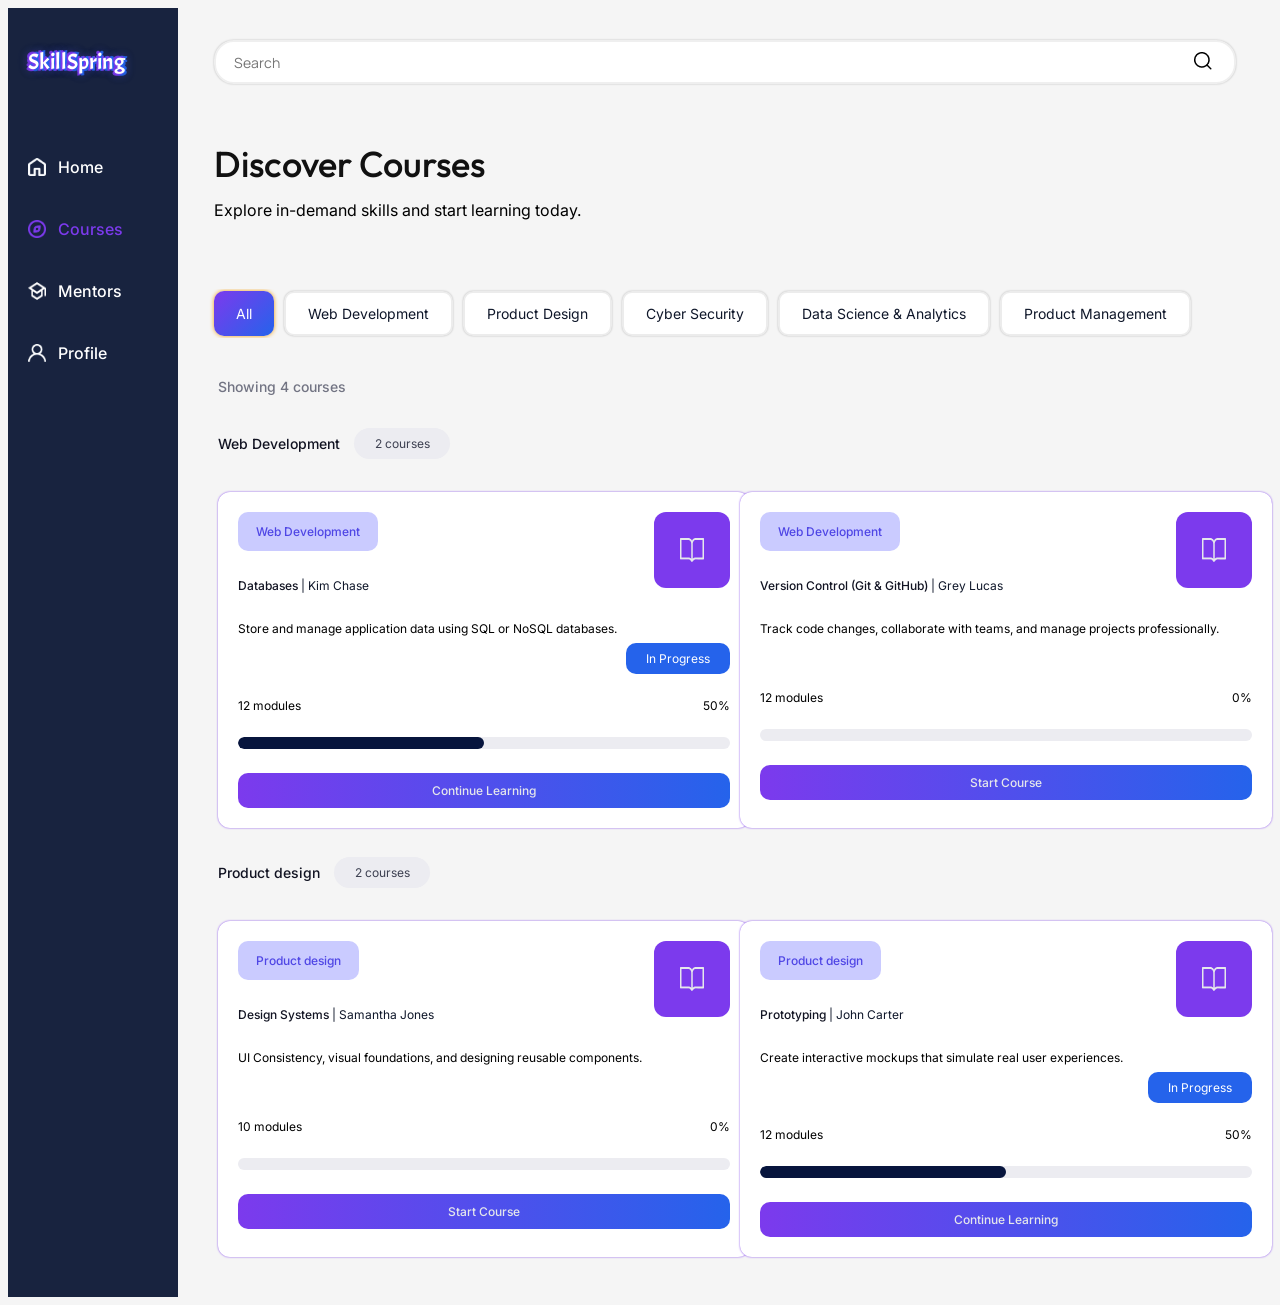
<file: discover.html>
<!DOCTYPE html>
<html lang="en">
<head>
  <meta charset="UTF-8" />
  <meta name="viewport" content="width=device-width, initial-scale=1.0" />
  <title>SkillSpring - Discover Courses</title>
  <link rel="preconnect" href="https://fonts.googleapis.com" />
  <link rel="preconnect" href="https://fonts.gstatic.com" crossorigin />
  <link href="https://fonts.googleapis.com/css2?family=Inter:wght@400;500;600;700&display=swap" rel="stylesheet"/>
  <link href="https://fonts.googleapis.com/css2?family=Acme&family=Figtree:wght@300..900&family=Manrope:wght@200..800&family=Outfit:wght@100..900&display=swap" rel="stylesheet"/>
  <link rel="stylesheet" href="/Skill_Spring_tmf/discover.css" />
</head>

<body>
  <main class="mentor-page">
    <aside class="desktop-sidebar">
      <div class="sidebar-logo">SkillSpring</div>

      <nav class="sidebar-nav">
        <a href="#" class="sidebar-link">
          <img class="icons" src="./assets/icon/home.png" alt="" />
          <span>Home</span>
        </a>

        <a href="discover.html" class="sidebar-link active-sidebar">
          <img class="icons compass-icons" src="./assets/icon/purple-compass.png" alt="" />
          <span>Courses</span>
        </a>

        <a href="/view-mentor.html" class="sidebar-link">
          <img class="icons mentor-icon" src="./assets/icon/hat.png" alt="" />
          <span>Mentors</span>
        </a>

        <a href="/profile.html" class="sidebar-link">
          <img class="icons" src="./assets/icon/user.png" alt="" />
          <span>Profile</span>
        </a>
      </nav>
    </aside>

    <div class="main-content">
      <header class="top-header">
        <div class="logo">SkillSpring</div>

        <div class="search-box">
          <input type="text" placeholder="Search" />
          <button class="search-btn">
            <img src="./assets/icon/search.png" class="search-icon" />
          </button>
        </div>
      </header>

      <div class="desktop-topbar">
        <span>Back</span>
      </div>

      <section class="hero-section">
        <h1>Discover Courses</h1>
        <p>Explore in-demand skills and start learning today.</p>
      </section>

      <section class="filter-tabs">
        <button class="tab active">All</button>
        <button class="tab">Web Development</button>
        <button class="tab">Product Design</button>
        <button class="tab">Cyber Security</button>
        <button class="tab">Data Science & Analytics</button>
        <button class="tab">Product Management</button>
      </section>

      <section class="courses-section">
        <p class="courses-count">Showing 4 courses</p>

        <div class="category-header">
          <h2>Web Development</h2>

          <span class="course-pill"> 2 courses </span>
        </div>

        <div class="courses-grid">

          <div class="course-card">

            <div class="course-header-row">

              <div class="course-header-text">
                <span class="course-tag"> Web Development </span>

                <h3>Databases <span>| Kim Chase</span></h3>
              </div>

              <div class="course-icon">
                <img src="./assets/icon/book.png" alt="book icon" />
              </div>
            </div>

            <p class="course-description">
              Store and manage application data using SQL or NoSQL databases.
            </p>

            <div class="badge-row">
              <span class="progress-badge"> In Progress </span>
            </div>

            <div class="course-status">
              <p>12 modules</p>

              <span>50%</span>
            </div>

            <div class="progress-bar">
              <div class="progress-fill fifty"></div>
            </div>

            <button class="course-btn">Continue Learning</button>
          </div>

          <div class="course-card">
            <div class="course-header-row">

              <div class="course-header-text">
                <span class="course-tag"> Web Development </span>

                <h3>
                  Version Control (Git & GitHub)
                  <span>| Grey Lucas</span>
                </h3>
              </div>

              <div class="course-icon">
                <img src="./assets/icon/book.png" alt="book icon" />
              </div>
            </div>

            <p class="course-description shift">
              Track code changes, collaborate with teams, and manage projects
              professionally.
            </p>

            <div class="course-status">
              <p>12 modules</p>

              <span>0%</span>
            </div>

            <div class="progress-bar">
              <div class="progress-fill zero"></div>
            </div>

            <button class="course-btn">Start Course</button>
          </div>
        </div>

        <div class="category-header-2">
          <h2>Product design</h2>

          <span class="course-pill"> 2 courses </span>
        </div>

        <div class="courses-grid shift">

          <div class="course-card">

            <div class="course-header-row">

              <div class="course-header-text">
                <span class="course-tag"> Product design </span>

                <h3>Design Systems <span>| Samantha Jones</span></h3>
              </div>

              <div class="course-icon">
                <img src="./assets/icon/book.png" alt="book icon" />
              </div>
            </div>

            <p class="course-description shift">
              UI Consistency, visual foundations, and designing reusable
              components.
            </p>

            <div class="course-status">
              <p>10 modules</p>

              <span>0%</span>
            </div>

            <div class="progress-bar">
              <div class="progress-fill zero"></div>
            </div>

            <button class="course-btn">Start Course</button>
          </div>

          <div class="course-card">

            <div class="course-header-row">

              <div class="course-header-text">
                <span class="course-tag"> Product design </span>

                <h3>
                  Prototyping
                  <span>| John Carter</span>
                </h3>
              </div>

              <div class="course-icon">
                <img src="./assets/icon/book.png" alt="book icon" />
              </div>
            </div>

            <p class="course-description">
              Create interactive mockups that simulate real user experiences.
            </p>

            <div class="badge-row">
              <span class="progress-badge"> In Progress </span>
            </div>

            <div class="course-status">
              <p>12 modules</p>

              <span>50%</span>
            </div>

            <div class="progress-bar">
              <div class="progress-fill fifty"></div>
            </div>

            <button class="course-btn">Continue Learning</button>
          </div>
        </div>
      </section>

            
    <footer class="bottom-nav">

      <a href="#" class="nav-item">
        <img src="./assets/icon/home.png" />
      </a>

      <a href="discover.html" class="nav-item active-nav">
        <img src="./assets/icon/purple-compass.png" />
      </a>

      <a href="view-mentor.html" class="nav-item">
        <img src="./assets/icon/hat.png" />
      </a>

      <a href="#" class="nav-item">
        <img src="./assets/icon/user.png" />
      </a>

    </footer>

    </div>
  </main>

  <script src="/js/discover.js"></script>
</body>
</html>
</file>
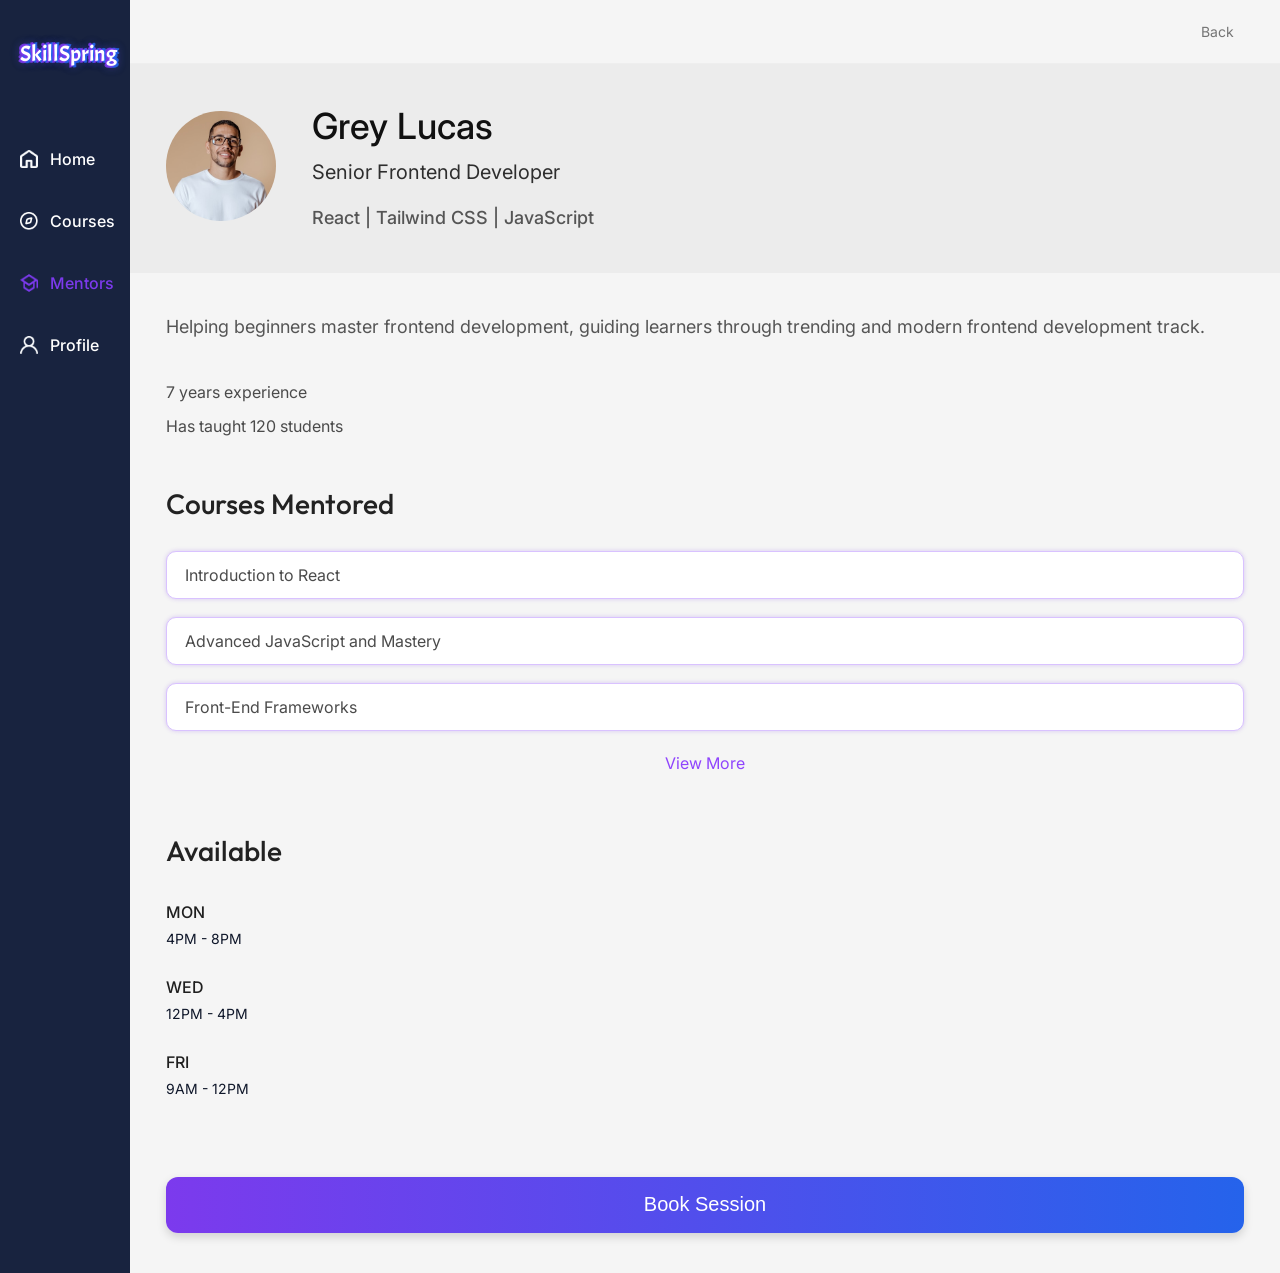
<file: mentor-profile.html>
<!DOCTYPE html>
<html lang="en">
<head>
  <meta charset="UTF-8" />
  <meta name="viewport" content="width=device-width, initial-scale=1.0"/>
  <title>Skillspring - View Mentor Profile</title>
  <link rel="stylesheet" href="/css/mentor-profile.css"/>
  <link rel="preconnect" href="https://fonts.googleapis.com">
  <link rel="preconnect" href="https://fonts.gstatic.com" crossorigin/>
  <link href="https://fonts.googleapis.com/css2?family=Acme&family=Figtree:wght@300..900&family=Inter:wght@100..900&family=Manrope:wght@200..800&family=Outfit:wght@100..900&display=swap" rel="stylesheet"/>

</head>

<body>

  <div class="mentor-page">

    <aside class="desktop-sidebar">

      <div class="sidebar-logo">
        SkillSpring
      </div>

        <nav class="sidebar-nav">

        <a href="#" class="sidebar-link">
          <img class="icons" src="./assets/icon/home.png" alt="">
          <span>Home</span>
        </a>

        <a href="/discover.html" class="sidebar-link">
          <img class="icons" src="./assets/icon/compass.png" alt="">
          <span>Courses</span>
        </a>

        <a href="index.html" class="sidebar-link active-sidebar">
          <img class="icons" src="./assets/icon/purple-hat.png" alt="">
          <span>Mentors</span>
        </a>

        <a href="#" class="sidebar-link">
          <img class="icons" src="./assets/icon/user.png" alt="">
          <span>Profile</span>
        </a>

      </nav>

    </aside>

    <div class="main-content">

      <header class="top-header">

        <div class="logo">
          <h1>SkillSpring</h1>
        </div>

        <div class="back-btn">
          Back
        </div>

      </header>

      <div class="desktop-topbar">
        <span class="back-btn">Back</span>
      </div>

      <!-- HERO -->
      <section class="mentor-hero">

        <div class="mentor-image">
          <img
            src="./assets/image/img-1.jpg"
            alt="mentor-image"
          />
        </div>

        <div class="mentor-details">

          <h2>Grey Lucas</h2>

          <h3>
            Senior Frontend Developer
          </h3>

          <p>
            React | Tailwind CSS | JavaScript
          </p>

        </div>

      </section>

      <!-- CONTENT -->
      <div class="content-wrapper">

        <!-- LEFT CONTENT -->
        <div class="left-content">

          <!-- ABOUT -->
          <section class="about-section">

            <p>
              Helping beginners master frontend development,
              guiding learners through trending and modern
              frontend development track.
            </p>

            <div class="mentor-stats">

              <span>
                7 years experience
              </span>

              <span>
                Has taught 120 students
              </span>

            </div>

          </section>

          <!-- COURSES -->
          <section class="courses-section">

            <h2>
              Courses Mentored
            </h2>

            <div class="course-card">
              Introduction to React
            </div>

            <div class="course-card">
              Advanced JavaScript and Mastery
            </div>

            <div class="course-card">
              Front-End Frameworks
            </div>

            <div class="view-more">
              View More
            </div>

          </section>

        </div>

        <!-- RIGHT CONTENT -->
        <div class="right-content">

          <!-- AVAILABILITY -->
          <section class="availability-section">

            <h2>
              Available
            </h2>

            <div class="schedule-item">

              <h3>MON</h3>

              <p>4PM - 8PM</p>

            </div>

            <div class="schedule-item">

              <h3>WED</h3>

              <p>12PM - 4PM</p>

            </div>

            <div class="schedule-item">

              <h3>FRI</h3>

              <p>9AM - 12PM</p>

            </div>

          </section>

        </div>

      </div>

      <!-- BUTTON -->
      <div class="book-btn-wrapper">

        <button class="book-btn">
          Book Session
        </button>

         <!-- MOBILE FOOTER -->
      <footer class="bottom-nav">

              
                           <a href="#" class="nav-item">
    <img src="./assets/icon/home.png" />
  </a>

  <a href="discover.html" class="nav-item">
    <img src="./assets/icon/compass.png" />
  </a>

  <a href="view-mentor.html" class="nav-item active-nav">
    <img src="./assets/icon/purple-hat.png" />
  </a>

  <a href="#" class="nav-item">
    <img src="./assets/icon/user.png" />
  </a>



      </footer>

      </div>
      

    </div>

  </div>

   <script src="/js/mentor-profile.js"></script>
</body>
</html>
</file>
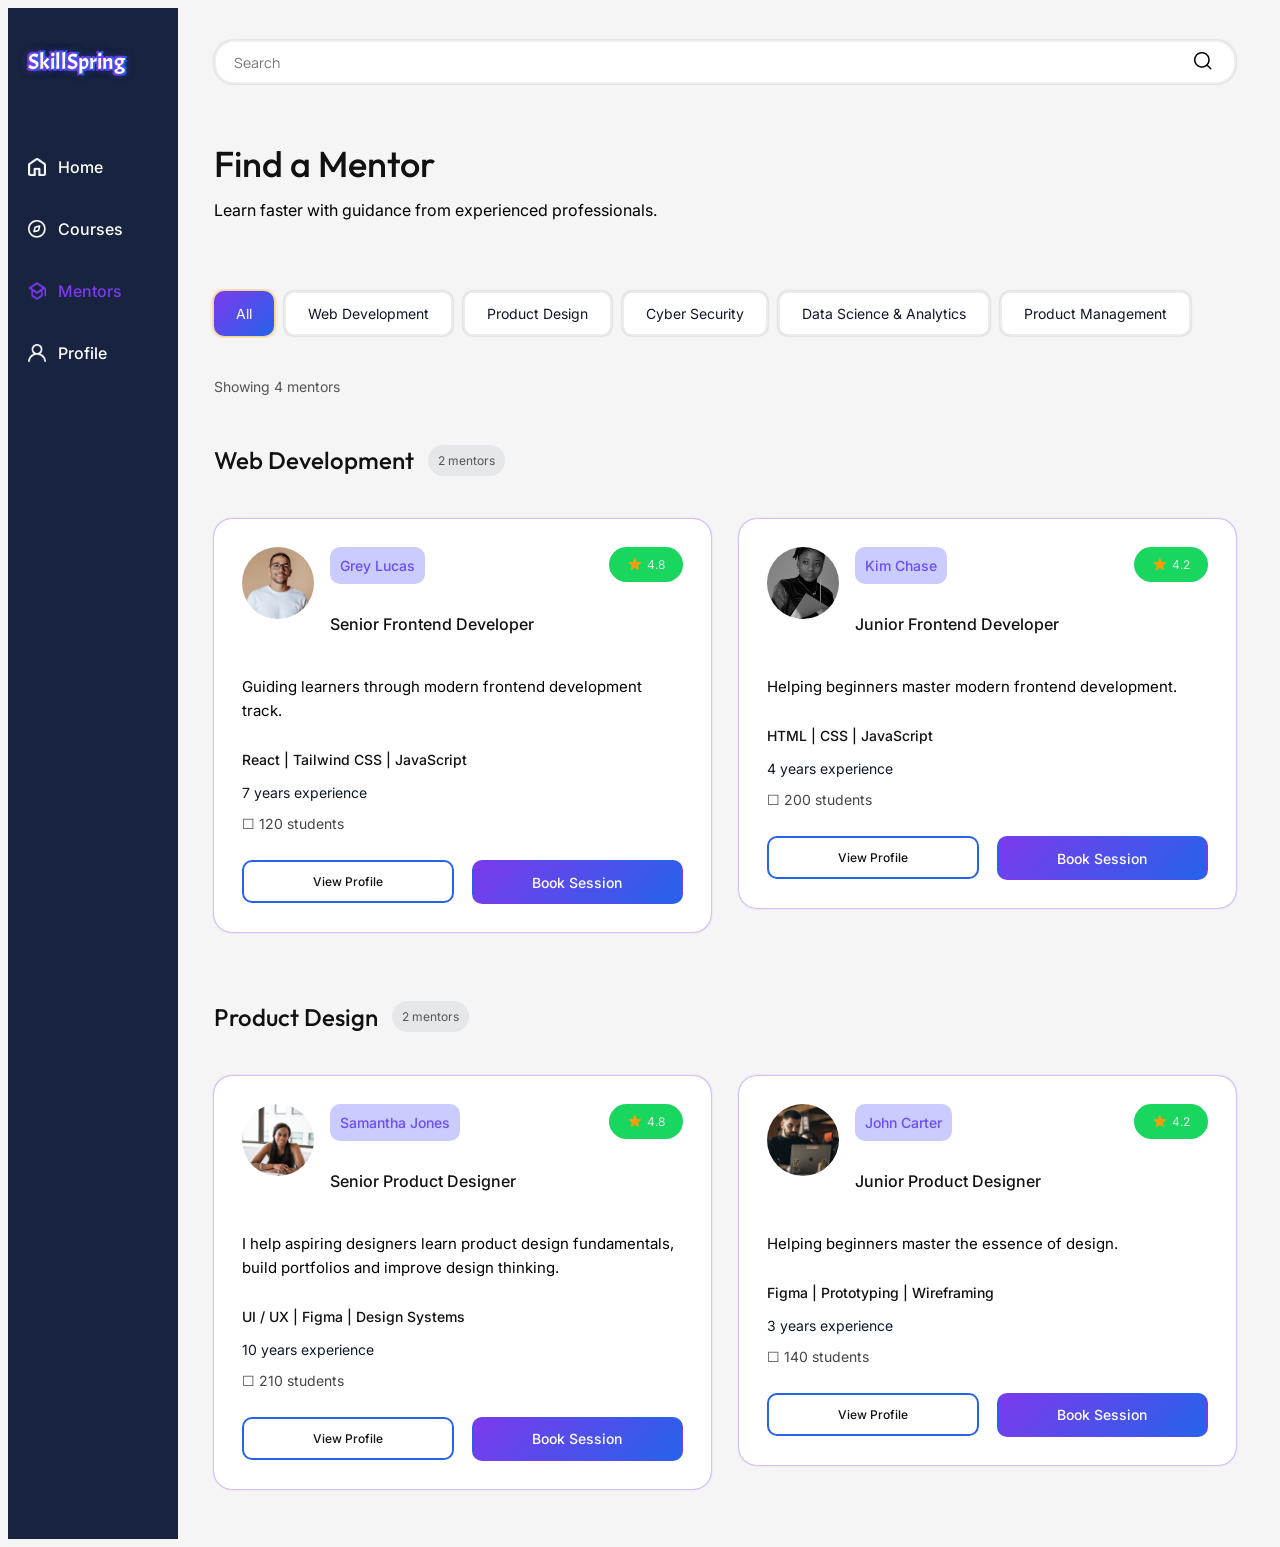
<file: view-mentor.html>
<!DOCTYPE html>
<html lang="en">
<head>
  <meta charset="UTF-8" />
  <meta name="viewport" content="width=device-width, initial-scale=1.0"/>
  <title>SkillSpring - Find Mentors</title>
  <link rel="preconnect" href="https://fonts.googleapis.com">
  <link rel="preconnect" href="https://fonts.gstatic.com" crossorigin>
  <link href="https://fonts.googleapis.com/css2?family=Inter:wght@400;500;600;700&display=swap" rel="stylesheet"/>
  <link href="https://fonts.googleapis.com/css2?family=Acme&family=Figtree:wght@300..900&family=Manrope:wght@200..800&family=Outfit:wght@100..900&display=swap" rel="stylesheet"/>
  <link rel="stylesheet" href="/Skill_Spring_tmf/view-mentor.css" />
</head>

<body>

<main class="mentor-page">

  <!-- SIDEBAR (UNCHANGED) -->
  <aside class="desktop-sidebar">

    <div class="sidebar-logo">SkillSpring</div>

    <nav class="sidebar-nav">

      <a href="#" class="sidebar-link">
        <img class="icons" src="./assets/icon/home.png" alt="">
        <span>Home</span>
      </a>

      <a href="discover.html" class="sidebar-link">
        <img class="icons" src="./assets/icon/compass.png" alt="">
        <span>Courses</span>
      </a>

      <a href="view-mentor.html" class="sidebar-link active-sidebar">
        <img class="icons" src="./assets/icon/purple-hat.png" alt="">
        <span>Mentors</span>
      </a>

      <a href="/profile.html" class="sidebar-link">
        <img class="icons" src="./assets/icon/user.png" alt="">
        <span>Profile</span>
      </a>

    </nav>

  </aside>

  <!-- MAIN -->
  <div class="main-content">

    <!-- HEADER -->
    <header class="top-header">

      <div class="logo">SkillSpring</div>

      <div class="search-box">
        <input type="text" placeholder="Search" />
        <button class="search-btn">
          <img src="./assets/icon/search.png" class="search-icon" />
        </button>
      </div>

    </header>

    <div class="desktop-topbar">
      <span>Back</span>
    </div>

    <!-- HERO (UNCHANGED) -->
    <section class="hero-section">
      <h1>Find a Mentor</h1>
      <p>Learn faster with guidance from experienced professionals.</p>
    </section>

    <!-- FILTER TABS (UNCHANGED + SCROLL FRIENDLY) -->
    <section class="filter-tabs">

      <button class="tab active">All</button>
      <button class="tab">Web Development</button>
      <button class="tab">Product Design</button>
      <button class="tab">Cyber Security</button>
      <button class="tab">Data Science & Analytics</button>
      <button class="tab">Product Management</button>

    </section>

    <div class="results-text">
      Showing <span id="count">0</span> mentors
    </div>

    <!-- 🔥 RESTORED STRUCTURE (IMPORTANT FOR MOBILE SCROLL + CSS) -->

    <section class="mentor-category">
      <div class="category-top">
        <h2>Web Development</h2>
        <span>2 mentors</span>
      </div>
      <div class="mentor-grid" id="webGrid"></div>
    </section>

    <section class="mentor-category">
      <div class="category-top">
        <h2>Product Design</h2>
        <span>2 mentors</span>
      </div>
      <div class="mentor-grid" id="designGrid"></div>
    </section>

    <!-- MOBILE FOOTER (UNCHANGED) -->
    
      <footer class="bottom-nav">

  <a href="#" class="nav-item">
    <img src="./assets/icon/home.png" />
  </a>

  <a href="discover.html" class="nav-item">
    <img src="./assets/icon/compass.png" />
  </a>

  <a href="view-mentor.html" class="nav-item active-nav">
    <img src="./assets/icon/purple-hat.png" />
  </a>

  <a href="#" class="nav-item">
    <img src="./assets/icon/user.png" />
  </a>

</footer>

  </div>
</main>

 <script src="/js/mentor.js"></script>
</body>
</html>
</file>
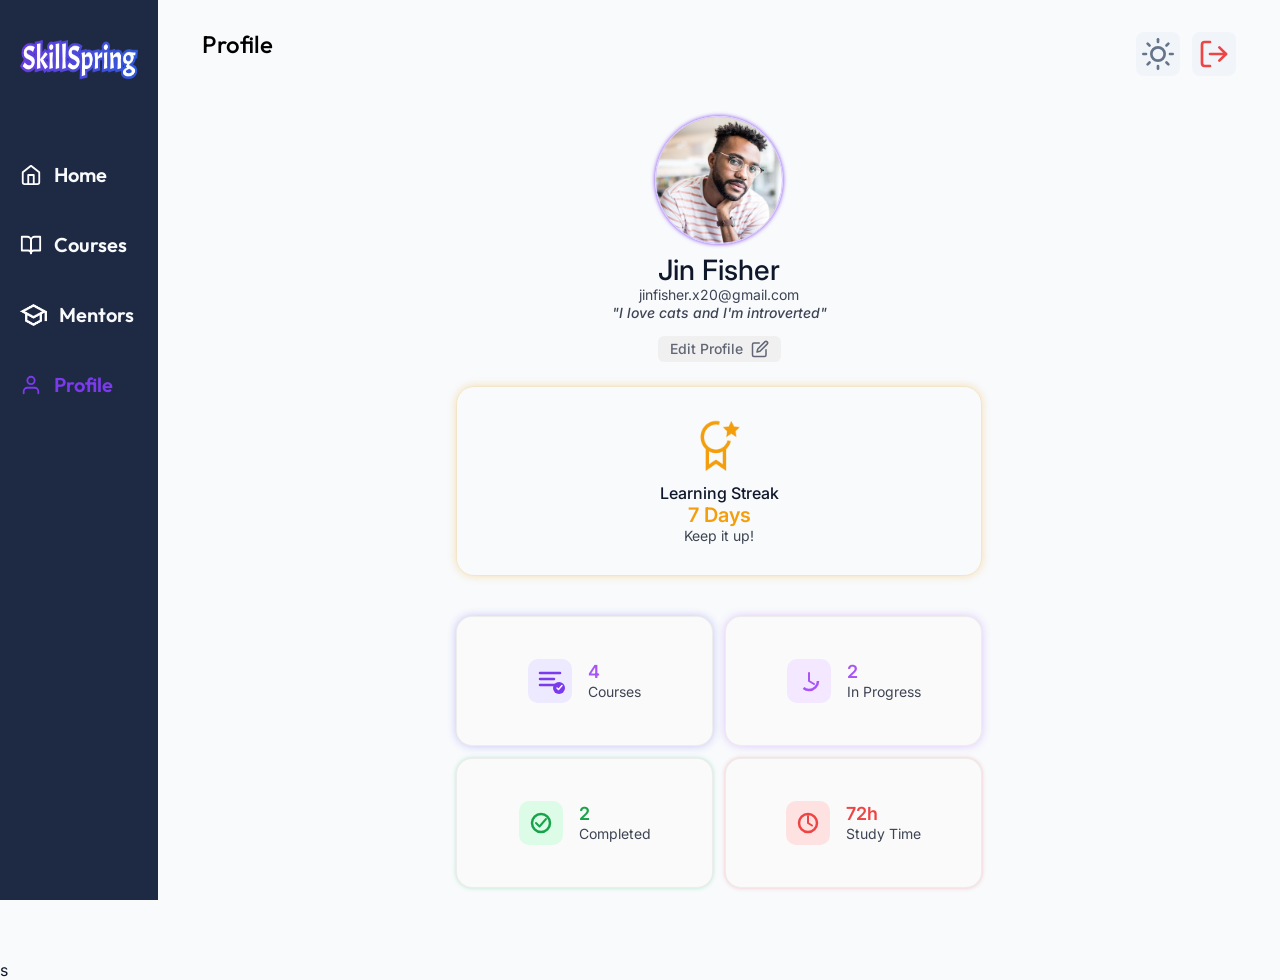
<file: Skill_Spring_tmf/profile.html>
<!DOCTYPE html>
<html lang="en">
<head>
  <meta charset="utf-8" />
  <meta name="viewport" content="width=device-width, initial-scale=1" />
  <title>SkillSpring - Profile</title>
  <link rel="preconnect" href="https://fonts.googleapis.com" />
  <link rel="preconnect" href="https://fonts.gstatic.com" crossorigin />
  <link href="https://fonts.googleapis.com/css2?family=Acme&family=Inter:ital,wght@0,400;0,500;0,600;1,400&family=Outfit:wght@500;600&display=swap" rel="stylesheet" />
  <link rel="stylesheet" href="profile.css" />
 
</head>
<body>
  <div class="layout">

    <!-- Sidebar -->
    <aside class="sidebar">
      <div class="sidebar-inner">
        <div class="logo"><img src="SkillSpring.png" alt="SkillSpring logo" /></div>
        <nav aria-label="Sidebar navigation">
          <ul>
            <li>
              <button class="nav-btn" type="button">
                <svg width="22" height="22" viewBox="0 0 24 24" fill="none" stroke="#ffffff" stroke-width="2" stroke-linecap="round" stroke-linejoin="round">
                  <path d="M3 9l9-7 9 7v11a2 2 0 0 1-2 2H5a2 2 0 0 1-2-2z"/>
                  <polyline points="9 22 9 12 15 12 15 22"/>
                </svg>
                <span class="nav-label">Home</span>
              </button>
            </li>
            <li>
              <button onclick="location.href='discover.html'" class="nav-btn" type="button">
                <svg width="22" height="22" viewBox="0 0 24 24" fill="none" stroke="#ffffff" stroke-width="2" stroke-linecap="round" stroke-linejoin="round">
                  <path d="M2 3h6a4 4 0 0 1 4 4v14a3 3 0 0 0-3-3H2z"/>
                  <path d="M22 3h-6a4 4 0 0 0-4 4v14a3 3 0 0 1 3-3h7z"/>
                </svg>
                <span class="nav-label">Courses</span>
              </button>
            </li>
            <li>
              <button onclick="location.href='view-mentor.html'" class="nav-btn" type="button">
               <img src="Vector.png" alt="Mentors icon" width="27" height="22" aria-hidden="true" />
                <span class="nav-label">Mentors</span>
              </button>
            </li>
            <li>
              <button class="nav-btn" type="button" aria-current="page">
                <svg width="22" height="22" viewBox="0 0 24 24" fill="none" stroke="#7c3aed" stroke-width="2" stroke-linecap="round" stroke-linejoin="round">
                  <path d="M20 21v-2a4 4 0 0 0-4-4H8a4 4 0 0 0-4 4v2"/>
                  <circle cx="12" cy="7" r="4"/>
                </svg>
                <span class="nav-label active">Profile</span>
              </button>
            </li>
          </ul>
        </nav>
      </div>
    </aside>

    <!-- Main content -->
    <main>
      <!-- Page header -->
      <header class="page-header">
        <h1 class="page-title">Profile</h1>
        <div class="header-icons">
          <button class="header-icon-btn" type="button" aria-label="Toggle theme">
            <svg width="32" height="32" viewBox="0 0 24 24" fill="none" stroke="#64748b" stroke-width="2" stroke-linecap="round" stroke-linejoin="round">
              <circle cx="12" cy="12" r="5"/>
              <line x1="12" y1="1" x2="12" y2="3"/>
              <line x1="12" y1="21" x2="12" y2="23"/>
              <line x1="4.22" y1="4.22" x2="5.64" y2="5.64"/>
              <line x1="18.36" y1="18.36" x2="19.78" y2="19.78"/>
              <line x1="1" y1="12" x2="3" y2="12"/>
              <line x1="21" y1="12" x2="23" y2="12"/>
              <line x1="4.22" y1="19.78" x2="5.64" y2="18.36"/>
              <line x1="18.36" y1="5.64" x2="19.78" y2="4.22"/>
            </svg>
          </button>
          <button class="header-icon-btn" type="button" aria-label="Logout">
            <svg width="32" height="32" viewBox="0 0 24 24" fill="none" stroke="#ef4444" stroke-width="2" stroke-linecap="round" stroke-linejoin="round">
              <path d="M9 21H5a2 2 0 0 1-2-2V5a2 2 0 0 1 2-2h4"/>
              <polyline points="16 17 21 12 16 7"/>
              <line x1="21" y1="12" x2="9" y2="12"/>
            </svg>
          </button>
        </div>
      </header>

      <!-- Profile section -->
      <section class="profile-section">
        <div class="profile-center">
          <div class="avatar" role="img" aria-label="Profile photo of Jin Fisher"></div>
          <div class="profile-info">
            <h2 class="profile-name">Jin Fisher</h2>
            <p class="profile-email">jinfisher.x20@gmail.com</p>
            <p class="profile-bio">"I love cats and I'm introverted"</p>
          </div>
        </div>

        <button class="edit-btn" type="button">
          <span>Edit Profile</span>
          <svg width="18" height="18" viewBox="0 0 24 24" fill="none" stroke="rgba(15,23,42,0.8)" stroke-width="2" stroke-linecap="round" stroke-linejoin="round">
            <path d="M11 4H4a2 2 0 0 0-2 2v14a2 2 0 0 0 2 2h14a2 2 0 0 0 2-2v-7"/>
            <path d="M18.5 2.5a2.121 2.121 0 0 1 3 3L12 15l-4 1 1-4 9.5-9.5z"/>
          </svg>
        </button>

        <!-- Streak card -->
        <div class="streak-card">
          <div class="streak-card-body">
            <img src="Screenshot 2026-05-16 172403.png" alt="Fire icon representing learning streak" width="42" height="54" aria-hidden="true" />
      
            <div class="streak-info">
              <p class="streak-label">Learning Streak</p>
              <p class="streak-value">7 Days</p>
              <p class="streak-sub">Keep it up!</p>
            </div>
          </div>
        </div>

        <!-- Stats -->
        <section class="stats-grid" aria-label="Profile statistics">

          <div class="stat-card stat-card--courses">
            <div class="stat-card-body">
              <div class="stat-inner">
                <svg class="stat-icon" viewBox="0 0 44 44" fill="none" xmlns="http://www.w3.org/2000/svg">
                  <rect width="44" height="44" rx="10" fill="#ede9fe"/>
                  <path d="M12 14h20M12 20h14M12 26h16" stroke="#7c3aed" stroke-width="2.5" stroke-linecap="round"/>
                  <circle cx="31" cy="29" r="6" fill="#7c3aed"/>
                  <path d="M29 29l1.5 1.5L34 26.5" stroke="white" stroke-width="1.5" stroke-linecap="round" stroke-linejoin="round"/>
                </svg>
                <div class="stat-text">
                  <span class="stat-value stat-value--courses">4</span>
                  <span class="stat-label">Courses</span>
                </div>
              </div>
            </div>
          </div>

          <div class="stat-card stat-card--progress">
            <div class="stat-card-body">
              <div class="stat-inner">
                <svg class="stat-icon" viewBox="0 0 44 44" fill="none" xmlns="http://www.w3.org/2000/svg">
                  <rect width="44" height="44" rx="10" fill="#f3e8ff"/>
                  <circle cx="22" cy="22" r="9" stroke="#a855f7" stroke-width="2.5" fill="none" stroke-dasharray="20 37"/>
                  <path d="M22 14v8l5 3" stroke="#a855f7" stroke-width="2" stroke-linecap="round" stroke-linejoin="round"/>
                </svg>
                <div class="stat-text">
                  <span class="stat-value stat-value--progress">2</span>
                  <span class="stat-label">In Progress</span>
                </div>
              </div>
            </div>
          </div>

          <div class="stat-card stat-card--done">
            <div class="stat-card-body">
              <div class="stat-inner">
                <svg class="stat-icon" viewBox="0 0 44 44" fill="none" xmlns="http://www.w3.org/2000/svg">
                  <rect width="44" height="44" rx="10" fill="#dcfce7"/>
                  <circle cx="22" cy="22" r="9" stroke="#16a34a" stroke-width="2.5" fill="none"/>
                  <path d="M17 22l3.5 3.5L27 18" stroke="#16a34a" stroke-width="2" stroke-linecap="round" stroke-linejoin="round"/>
                </svg>
                <div class="stat-text">
                  <span class="stat-value stat-value--done">2</span>
                  <span class="stat-label">Completed</span>
                </div>
              </div>
            </div>
          </div>

          <div class="stat-card stat-card--time">
            <div class="stat-card-body">
              <div class="stat-inner">
                <svg class="stat-icon" viewBox="0 0 44 44" fill="none" xmlns="http://www.w3.org/2000/svg">
                  <rect width="44" height="44" rx="10" fill="#fee2e2"/>
                  <circle cx="22" cy="22" r="9" stroke="#ef4444" stroke-width="2.5" fill="none"/>
                  <path d="M22 15v7l4 2.5" stroke="#ef4444" stroke-width="2" stroke-linecap="round" stroke-linejoin="round"/>
                </svg>
                <div class="stat-text">
                  <span class="stat-value stat-value--time">72h</span>
                  <span class="stat-label">Study Time</span>
                </div>
              </div>
            </div>
          </div>

        </section>
      </section>
    </main>

  </div>
</body>
</html>
s
</file>
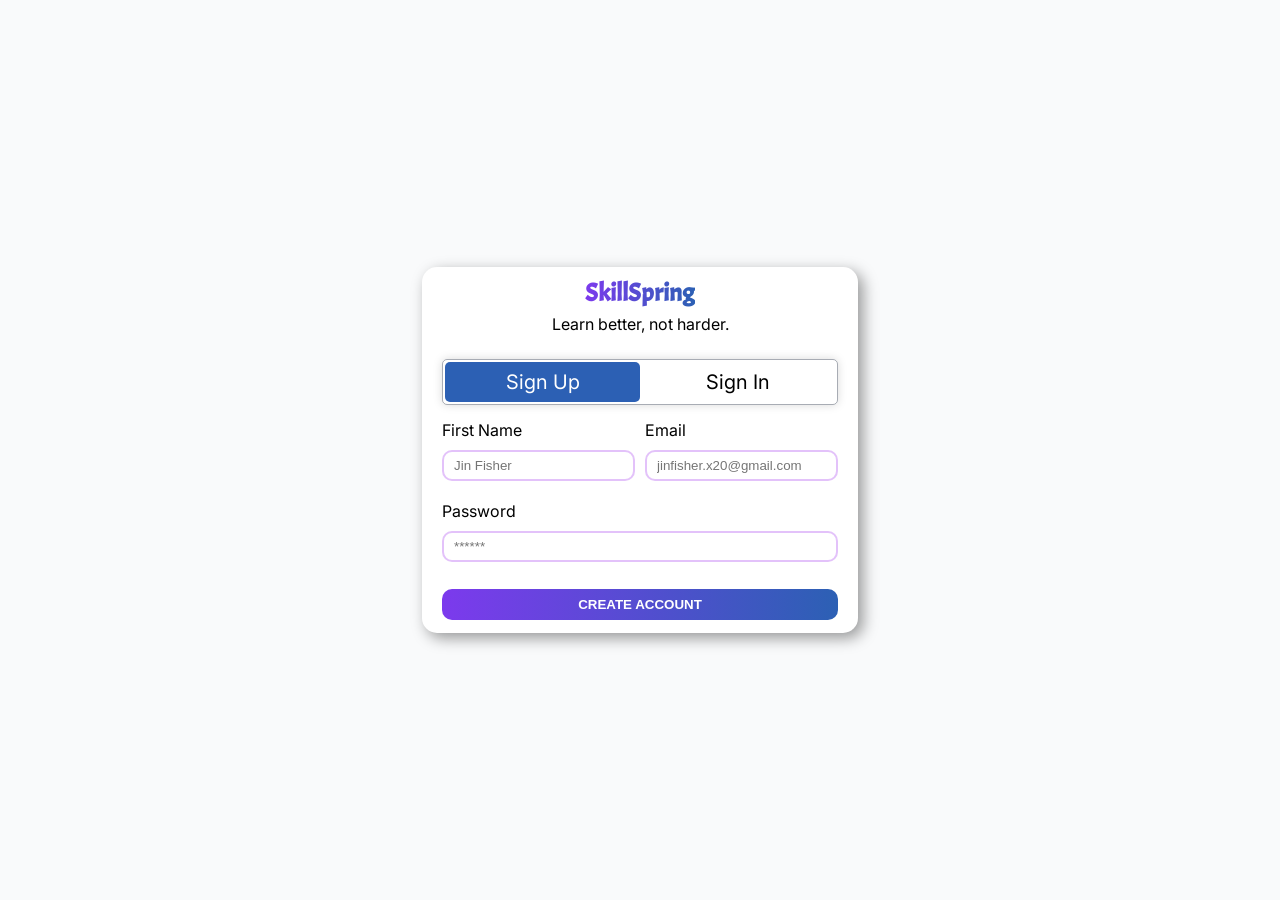
<file: Skill_Spring_tmf/signin-signup.html>
<!DOCTYPE html>
<html lang="en">
<head>
  <meta charset="UTF-8">
  <meta name="viewport" content="width=device-width, initial-scale=1.0">
  <link rel="stylesheet" href="https://fonts.googleapis.com/icon?family=Material+Icons">
  <link href="https://fonts.googleapis.com/css2?family=Outfit:wght@300;400;500;600;700&display=swap" rel="stylesheet">
  <link href="https://fonts.googleapis.com/css2?family=Inter:wght@300;400;500;600;700&display=swap" rel="stylesheet">
  <link href="https://fonts.googleapis.com/css2?family=Acme:wght@300;400;500;600;700&display=swap" rel="stylesheet">
  <link rel="stylesheet" href="signin-signup.css">
  <title>Sign Up / Sign In</title>
</head>
<body>
  <div class="sign-con">
    <div class="sign-up-in-header">
      <h1 class="con-header">SkillSpring</h1>
      <p class="con-text">Learn better, not harder.</p>
    </div>

    <div class="sign-up-toggle-con">
      <div class="sign-up-toggle active" id="sign-up-toggle">Sign Up</div>
      <div class="sign-in-toggle" id="sign-in-toggle">Sign In</div>
    </div>

    <div class="sign-up-in-content">
      
      <!-- Sign Up Form -->
      <form id="sign-up" class="active">
        <div class="nae-form-data-con">
          <div class="form-data-alt">
            <div class="data">
              <label for="signup-firstname">First Name</label>
              <input type="text" id="signup-firstname" class="input" placeholder="Jin Fisher">
              <span class="errors" id="signup-name-error"></span>
            </div>
            <div class="data">
              <label for="signup-email">Email</label>
              <input type="email" id="signup-email" class="input" placeholder="jinfisher.x20@gmail.com">
              <span class="errors" id="signup-email-error"></span>
            </div>
          </div>
        </div>

        <div class="form-data">
          <label for="signup-password">Password</label>
          <input type="password" id="signup-password" class="input" placeholder="******">
          <span class="errors" id="signup-password-error"></span>
        </div>

        <div class="form-data">
          <button type="button" class="submit-btn" id="submitSignup">CREATE ACCOUNT</button>
        </div>
      </form>

      <!-- Sign In Form -->
      <form id="sign-in" class="sign-in-form">
        <div class="form-data">
          <label for="signin-email">Email</label>
          <input type="email" id="signin-email" class="input" placeholder="jinfisher.x20@gmail.com">
          <span class="errors" id="signin-email-error"></span>
        </div>

        <div class="form-data">
          <label for="signin-password">Password</label>
          <input type="password" id="signin-password" class="input" placeholder="******">
          <span class="errors" id="signin-password-error"></span>
        </div>

        <div class="form-data">
          <button onclick="location.href='profile.html'" type="button" class="submit-btn" id="submitSignin">SIGN IN</button>
        </div>
      </form>

    </div>
  </div>

  <script src="signin-signup.js"></script>
</body>
</html>
</file>
<file: Skill_Spring_tmf/discover.css>
<<<<<<< HEAD:css/discover.css
*{
  margin:0;
  padding:0;
  box-sizing:border-box;
}

body{
  font-family:'Inter', sans-serif;
  background:#ffffff;
  color:#111111;
}

.mentor-page{
  width:100%;
  /* max-width:480px; */
  /* margin:auto; */
  padding:32px 20px 20px;
}

/* DESKTOP SIDEBAR */

.desktop-sidebar{
  display:none;
}

.desktop-topbar{
  display:none;
}

/* HEADER */

.top-header{
  display:flex;
  align-items:center;
  justify-content:space-between;
  gap:16px;
  margin-bottom:42px;
}

.logo{
  font-family: "Acme", sans-serif;
  width: 89px;
  height: 25px;
  font-size:20px;
  font-weight:500;

  background: linear-gradient(
    90deg,
    rgba(124, 58, 237, 0.9) 0%,
    rgba(37, 99, 235, 0.9) 100%
  );

  -webkit-background-clip: text;
  -webkit-text-fill-color: transparent;
  background-clip: text;
}

.search-box{
  flex:1;
  display:flex;
  align-items:center;
  background:#ffffff;
  border:2px solid #efefef;
  border-radius:20px;
  padding:0 16px;
  height:40px;
  box-shadow: 0px 0px 2px 0px rgba(0, 0, 0, 0.25);
}

.search-box input{
  flex:1;
  border:none;
  outline:none;
  background:none;
  font-size:14px;
  color:#0F172A;
  font-weight:400;
  font-family:"Manrope", sans-serif;
}

.search-box button{
  border:none;
  background:none;
  cursor:pointer;
}

/* HERO */

.hero-section{
  margin-bottom:30px;
}

.hero-section h1{
  font-size:20px;
  font-family:"Outfit", sans-serif;
  line-height:100%;
  font-weight:500;
  margin-bottom:10px;
}

.hero-section p{
  font-size:12px;
  color:#000000;
  font-weight:400;
  line-height:100%;
}

/* FILTERS */

.filter-tabs{
  display:flex;
  gap:10px;
  margin-bottom:30px;
  scrollbar-width:none;
  overflow-x:auto;
  padding:2px 0;
}

.filter-tabs::-webkit-scrollbar{
  display:none;
}

.tab{
  box-shadow:0px 0px 2px 0px rgba(0, 0, 0, 0.25);
  white-space:nowrap;
  border:2px solid #ececec;
  background:#ffffff;
  padding:10px 20px;
  border-radius:10px;
  font-size:16px;
  font-weight:500;
  cursor:pointer;
  font-family: "Inter", sans-serif;
  font-weight: 400;
  color: #0F172A;
  /* height: 39px; */
}

.tab.active{
  color:#ffffff;
  border:none;
  background:linear-gradient(
    135deg,
    #7C3AED,
    #2563EB
  );
  box-shadow:0px 0px 4px 0px #F59E0B;
}



















































         /* =========================
   COURSES SECTION
========================= */
  

/* COURSE COUNT */

.courses-count {
  font-size: 14px;
  font-weight: 500;
  color: #727483;

  margin-bottom: 28px;
}

/* =========================
   CATEGORY HEADER
========================= */

.category-header {
  display: flex;
  align-items: center;
  gap: 14px;
   
  margin-bottom: 28px;
}

.category-header-2 {
  display: flex;
  align-items: center;
  gap: 14px;
  margin-top: 25px;
  margin-bottom: 28px;
}

.category-header h2 {
  font-family: "Inter", sans-serif;
  font-weight: 500;
  font-size: 14px;
  color: #111322;
}

.category-header-2 h2 {
  font-family: "Inter", sans-serif;
  font-weight: 500;
  font-size: 14px;
  color: #111322;
}

.course-pill {
  display: inline-flex;
  align-items: center;
  justify-content: center;

  padding: 4px 10px 4px 10px;
  white-space: nowrap;
  border-radius: 20px;
  height: 23px;
  width: 76px;
  background: #ececf1;
  font-family: "Inter", sans-serif;
  font-size: 12px;
  font-weight: 400;
  color: #3d4051;
}

/* =========================
   COURSES GRID
========================= */

.courses-grid {
  display: grid;
  grid-template-columns: 1fr;
  gap: 24px;
}

/* =========================
   COURSE CARD
========================= */

.course-card {
  width: 100%;

  padding: 20px;

  background: #ffffff;
  box-shadow: 0px 0px 2px 0px #7C3AED;

  border-radius: 12px;
}


/* =========================
   FIRST ROW
========================= */

.course-header-row {
  display: flex;
  justify-content: space-between;
  align-items: flex-start;
  gap: 18px;

  margin-bottom: 10px;
}

/* LEFT */

.course-header-text {
  flex: 1;
}

/* TAG */

.course-tag {
  display: inline-flex;
  align-items: center;
  justify-content: center;

  padding: 12px 18px;

  border-radius: 10px;

  background: #CACBFF;

  font-size: 12px;
  font-weight: 500;
  color: #4f46e5;
  font-family: "Inter", sans-serif;
  margin-bottom: 14px;
}

/* TITLE */

.course-header-text h3 {
  font-size: 12px;
  line-height: 1.5;
  font-weight: 500;
  font-family: "Inter", sans-serif;
  color: #111322;
}

.course-header-text h3 span {
  font-weight: 400;
  color: #0F172A;
  font-size: 12px;
  font-family: "Inter", sans-serif;
}


/* RIGHT */

.course-icon {
  width: 60px;
  min-width: 60px;
  height: 60px;
  padding: 8px;
  border-radius: 12px;

  background: #7C3AED 90%;

  display: flex;
  align-items: center;
  justify-content: center;
}

.course-icon img {
  width: 24px;
  height: 24px;
  object-fit: contain;
}

/* =========================
   DESCRIPTION
========================= */

.course-description {
  font-size: 12px;
  line-height: 1.6;
  font-weight: 400;
  font-family: "Inter", sans-serif;
  color: #000000;

  margin-bottom: 5px;
}

.shift {
  margin-bottom: 20px;
}

/* =========================
   IN PROGRESS BADGE
========================= */


.badge-row {
  display: flex;
  justify-content: flex-end;
  margin-bottom: 12px;
}



.progress-badge {
  width: fit-content;
   height: 23px;
   width: 84px;
  display: inline-flex;
  align-items: center;
  justify-content: center;
   white-space: nowrap;
  align-self: flex-end;

  padding: 4px 10px 4px 10px;

  border-radius: 10px;

  background: #2563EB;
    font-family: "Inter", sans-serif;
  font-size: 12px;
  font-weight: 400;
  color: #ffffff;
}



/* =========================
   STATUS
========================= */

.course-status {
  display: flex;
  justify-content: space-between;
  align-items: center;

  margin-bottom: 12px;
}

.course-status p,
.course-status span {
  font-size: 12px;
  font-weight: 400;
  color: #000000;
  font-family: "Inter", sans-serif;
}

/* =========================
   PROGRESS BAR
========================= */

.progress-bar {
  width: 100%;
  height: 12px;

  background: #ececf1;

  border-radius: 100px;

  overflow: hidden;

  margin-bottom: 24px;
}

.progress-fill {
  height: 100%;
  border-radius: 100px;

  background: #07153d;
}

.progress-fill.fifty {
  width: 50%;
}

.progress-fill.zero {
  width: 0%;
}

/* =========================
   BUTTON
========================= */

.course-btn {
  width: 100%;
  height: 35px;

  border: none;
  outline: none;
  padding: 10px 20px 10px 20px;
  border-radius: 10px;

  background: linear-gradient(
    90deg,
    #7C3AED 0%,
    #2563EB 100%
  );

  font-size: 12px;
  font-weight: 500;
  color: #E5E7EB;
  font-family: "Inter", sans-serif;
  cursor: pointer;

  transition: 0.3s ease;
}

.course-btn:hover {
  transform: translateY(-2px);
  opacity: 0.96;
}

/* =========================
   TABLET
========================= */

@media (min-width: 768px) {

  .courses-grid {
    grid-template-columns: repeat(2, 1fr);
  }

}

/* =========================
   DESKTOP
========================= */

@media (min-width: 1024px) {

  .courses-section {
    padding-inline: 40px;
  }

  .courses-grid {
    gap: 30px;
  }

  .course-card {
    padding: 20px;
  }
  

}





  



































/* FOOTER */

.bottom-nav{
  height: 64px;
  width:100%;
  background:#061235;
  border-radius:32px;
  padding:10px 10px;
  display:flex;
  justify-content: center;
  align-items:center;
  margin-bottom: 0px;
    margin-top: 25px;
  gap: 80px;
}


.nav-item img{
  width:25px;
  height:25px;
  object-fit:contain;
}

.active-nav{
  width:44px;
  height:44px;
  border-radius:50%;
  background:white;
  display:flex;
  align-items:center;
  justify-content:center;
}

.active-nav img{
  width:25px;
  height:25px;
}

.icons{
    width:16px;
    height:16px;
  }

/* MOBILE */

@media(max-width:480px){

  .hero-section h1{
    font-size:34px;
  }
}


/* =========================
   TABLET
========================= */

@media (min-width: 768px) and (max-width: 1023px) {

  body{
    background:#f5f5f5;
  }

  .mentor-page{
    display:flex;
    min-height:100vh;
    padding:0;
  }

  /* SHOW SIDEBAR */

  .desktop-sidebar{
    position:fixed;
    top:0;
    left:0;

    width:130px;
    height:100vh;

    background:#18233f;

    display:flex;
    flex-direction:column;

    padding:40px 20px;

    z-index:1000;
  }

  /* SIDEBAR CONTENT */

.sidebar-logo{
  font-family:"Acme", sans-serif;
  font-size:22px;

  margin-bottom:80px;
  line-height:1.3;

  color:#ffffff;

  text-shadow:
    -1px -1px 0 rgba(124, 58, 237, 0.95),
     1px -1px 0 rgba(37, 99, 235, 0.95),
    -1px  1px 0 rgba(124, 58, 237, 0.95),
     1px  1px 0 rgba(37, 99, 235, 0.95),

    -2px -2px 0 rgba(124, 58, 237, 0.85),
     2px -2px 0 rgba(37, 99, 235, 0.85),
    -2px  2px 0 rgba(124, 58, 237, 0.85),
     2px  2px 0 rgba(37, 99, 235, 0.85),

    0 0 8px rgba(124, 58, 237, 0.5),
    0 0 12px rgba(37, 99, 235, 0.4);
}

.sidebar-nav{
  display:flex;
  flex-direction:column;
  gap:42px;
}

.sidebar-link{
  display:flex;
  align-items:center;
  gap:12px;

  text-decoration:none;

  color:#ffffff;

  font-size:16px;
  font-weight:500;
}

.sidebar-link img{
  width:18px;
  height:18px;
}

.active-sidebar{
  color:#7C3AED;
}

.sidebar-link:hover{
  color:#7C3AED;
}

  /* MAIN CONTENT */

  .main-content{
    flex:1;
    width:100%;

    padding-left:170px;

    background:#f5f5f5;
  }

  /* HIDE MOBILE HEADER LOGO */

  .logo{
    display:none;
  }

  /* HIDE BOTTOM NAVBAR */

  .bottom-nav{
    display:none;
  }

  /* HEADER */

  .top-header{
    padding:20px 30px;
    margin-bottom:0;
  }

  .search-box{
    margin-top:0;
  }

  /* HERO */

  .hero-section{
    padding:10px 30px 20px;
  }

  .hero-section h1{
    font-size:32px;
  }

  .hero-section p{
    font-size:15px;
    line-height:1.6;
    max-width:600px;
  }

  /* FILTERS */

  .filter-tabs{
    padding:0 30px;
    margin-bottom:40px;
  }

  /* COURSES */

  .courses-section{
    padding-inline:30px;
  }

  .courses-grid{
    grid-template-columns:repeat(2, 1fr);
    gap:24px;
  }

}



/* DESKTOP */

@media(min-width:1024px){

  body{
    background:#f5f5f5;
  }

  .mentor-page{
    max-width:100%;
    padding:0;
    display:flex;
    min-height:100vh;
  }

  /* SIDEBAR */

  .desktop-sidebar{
    width:130px;
    background:#18233f;
    display:flex;
    flex-direction:column;
    padding:40px 20px;
  }

.sidebar-logo{
  font-family:"Acme", sans-serif;
  font-size:22px;

  margin-bottom:80px;
  line-height:1.3;

  color:#ffffff;

  text-shadow:
    -1px -1px 0 rgba(124, 58, 237, 0.95),
     1px -1px 0 rgba(37, 99, 235, 0.95),
    -1px  1px 0 rgba(124, 58, 237, 0.95),
     1px  1px 0 rgba(37, 99, 235, 0.95),

    -2px -2px 0 rgba(124, 58, 237, 0.85),
     2px -2px 0 rgba(37, 99, 235, 0.85),
    -2px  2px 0 rgba(124, 58, 237, 0.85),
     2px  2px 0 rgba(37, 99, 235, 0.85),

    0 0 8px rgba(124, 58, 237, 0.5),
    0 0 12px rgba(37, 99, 235, 0.4);
}

  .sidebar-nav{
    display:flex;
    flex-direction:column;
    gap:42px;
  }

  .sidebar-link{
    display:flex;
    align-items:center;
    gap:12px;
    text-decoration:none;
    color:#ffffff;
    font-size:16px;
    font-weight:500;
  }

  .sidebar-link img{
    width:18px;
    height:18px;
  }


  .active-sidebar{
    color:#7C3AED;
  }

  .sidebar-link:hover{
    color:#7C3AED;
  }

  /* MAIN */

  .main-content{
    flex:1;
    background:#f5f5f5;
  }

  .top-header{
    display:flex;
    align-items:center;
    justify-content:space-between;
    padding:12px 36px;
    margin-bottom: 0;
  }

   .search-box{
  margin-top: 20px;
  margin-bottom: 0px;
}

  .logo{
    display: none;
  }

  .desktop-topbar{
    margin-top: 0px;
  display:none;
}

  /* HERO */

  .hero-section{
    padding:20px 36px 20px;
    margin-top:0px;
  }

  .hero-section h1{
    font-size:36px;
    margin-bottom:14px;
  }

  .hero-section p{
    font-size:16px;
    max-width:600px;
    line-height:1.6;
  }

  /* FILTERS */

  .filter-tabs{
    padding:2px 36px;
    margin-bottom:40px;
    /* padding:2px 0; */
  }

  .tab{
    font-size:14px;
    padding:12px 22px;
  }

  .shift {
  margin-bottom: 40px;
}


  /* HIDE MOBILE FOOTER */

  .bottom-nav{
    display:none;
  }

=======
*{
  margin:0;
  padding:0;
  box-sizing:border-box;
}

body{
  font-family:'Inter', sans-serif;
  background:#ffffff;
  color:#111111;
}

.mentor-page{
  width:100%;
  /* max-width:480px; */
  /* margin:auto; */
  padding:32px 20px 20px;
}

/* DESKTOP SIDEBAR */

.desktop-sidebar{
  display:none;
}

.desktop-topbar{
  display:none;
}

/* HEADER */

.top-header{
  display:flex;
  align-items:center;
  justify-content:space-between;
  gap:16px;
  margin-bottom:42px;
}

.logo{
  font-family: "Acme", sans-serif;
  width: 89px;
  height: 25px;
  font-size:20px;
  font-weight:500;

  background: linear-gradient(
    90deg,
    rgba(124, 58, 237, 0.9) 0%,
    rgba(37, 99, 235, 0.9) 100%
  );

  -webkit-background-clip: text;
  -webkit-text-fill-color: transparent;
  background-clip: text;
}

.search-box{
  flex:1;
  display:flex;
  align-items:center;
  background:#ffffff;
  border:2px solid #efefef;
  border-radius:20px;
  padding:0 16px;
  height:40px;
  box-shadow: 0px 0px 2px 0px rgba(0, 0, 0, 0.25);
}

.search-box input{
  flex:1;
  border:none;
  outline:none;
  background:none;
  font-size:14px;
  color:#0F172A;
  font-weight:400;
  font-family:"Manrope", sans-serif;
}

.search-box button{
  border:none;
  background:none;
  cursor:pointer;
}

/* HERO */

.hero-section{
  margin-bottom:30px;
}

.hero-section h1{
  font-size:20px;
  font-family:"Outfit", sans-serif;
  line-height:100%;
  font-weight:500;
  margin-bottom:10px;
}

.hero-section p{
  font-size:12px;
  color:#000000;
  font-weight:400;
  line-height:100%;
}

/* FILTERS */

.filter-tabs{
  display:flex;
  gap:10px;
  margin-bottom:30px;
  scrollbar-width:none;
  overflow-x:auto;
  padding:2px 0;
}

.filter-tabs::-webkit-scrollbar{
  display:none;
}

.tab{
  box-shadow:0px 0px 2px 0px rgba(0, 0, 0, 0.25);
  white-space:nowrap;
  border:2px solid #ececec;
  background:#ffffff;
  padding:10px 20px;
  border-radius:10px;
  font-size:16px;
  font-weight:500;
  cursor:pointer;
  font-family: "Inter", sans-serif;
  font-weight: 400;
  color: #0F172A;
  /* height: 39px; */
}

.tab.active{
  color:#ffffff;
  border:none;
  background:linear-gradient(
    135deg,
    #7C3AED,
    #2563EB
  );
  box-shadow:0px 0px 4px 0px #F59E0B;
}



















































         /* =========================
   COURSES SECTION
========================= */
  

/* COURSE COUNT */

.courses-count {
  font-size: 14px;
  font-weight: 500;
  color: #727483;

  margin-bottom: 28px;
}

/* =========================
   CATEGORY HEADER
========================= */

.category-header {
  display: flex;
  align-items: center;
  gap: 14px;
   
  margin-bottom: 28px;
}

.category-header-2 {
  display: flex;
  align-items: center;
  gap: 14px;
  margin-top: 25px;
  margin-bottom: 28px;
}

.category-header h2 {
  font-family: "Inter", sans-serif;
  font-weight: 500;
  font-size: 14px;
  color: #111322;
}

.category-header-2 h2 {
  font-family: "Inter", sans-serif;
  font-weight: 500;
  font-size: 14px;
  color: #111322;
}

.course-pill {
  display: inline-flex;
  align-items: center;
  justify-content: center;

  padding: 4px 10px 4px 10px;
  white-space: nowrap;
  border-radius: 20px;
  height: 23px;
  width: 76px;
  background: #ececf1;
  font-family: "Inter", sans-serif;
  font-size: 12px;
  font-weight: 400;
  color: #3d4051;
}

/* =========================
   COURSES GRID
========================= */

.courses-grid {
  display: grid;
  grid-template-columns: 1fr;
  gap: 24px;
}

/* =========================
   COURSE CARD
========================= */

.course-card {
  width: 100%;

  padding: 20px;

  background: #ffffff;
  box-shadow: 0px 0px 2px 0px #7C3AED;

  border-radius: 12px;
}


/* =========================
   FIRST ROW
========================= */

.course-header-row {
  display: flex;
  justify-content: space-between;
  align-items: flex-start;
  gap: 18px;

  margin-bottom: 10px;
}

/* LEFT */

.course-header-text {
  flex: 1;
}

/* TAG */

.course-tag {
  display: inline-flex;
  align-items: center;
  justify-content: center;

  padding: 12px 18px;

  border-radius: 10px;

  background: #CACBFF;

  font-size: 12px;
  font-weight: 500;
  color: #4f46e5;
  font-family: "Inter", sans-serif;
  margin-bottom: 14px;
}

/* TITLE */

.course-header-text h3 {
  font-size: 12px;
  line-height: 1.5;
  font-weight: 500;
  font-family: "Inter", sans-serif;
  color: #111322;
}

.course-header-text h3 span {
  font-weight: 400;
  color: #0F172A;
  font-size: 12px;
  font-family: "Inter", sans-serif;
}


/* RIGHT */

.course-icon {
  width: 60px;
  min-width: 60px;
  height: 60px;
  padding: 8px;
  border-radius: 12px;

  background: #7C3AED 90%;

  display: flex;
  align-items: center;
  justify-content: center;
}

.course-icon img {
  width: 24px;
  height: 24px;
  object-fit: contain;
}

/* =========================
   DESCRIPTION
========================= */

.course-description {
  font-size: 12px;
  line-height: 1.6;
  font-weight: 400;
  font-family: "Inter", sans-serif;
  color: #000000;

  margin-bottom: 5px;
}

.shift {
  margin-bottom: 20px;
}

/* =========================
   IN PROGRESS BADGE
========================= */


.badge-row {
  display: flex;
  justify-content: flex-end;
  margin-bottom: 12px;
}



.progress-badge {
  width: fit-content;
   height: 23px;
   width: 84px;
  display: inline-flex;
  align-items: center;
  justify-content: center;
   white-space: nowrap;
  align-self: flex-end;

  padding: 4px 10px 4px 10px;

  border-radius: 10px;

  background: #2563EB;
    font-family: "Inter", sans-serif;
  font-size: 12px;
  font-weight: 400;
  color: #ffffff;
}



/* =========================
   STATUS
========================= */

.course-status {
  display: flex;
  justify-content: space-between;
  align-items: center;

  margin-bottom: 12px;
}

.course-status p,
.course-status span {
  font-size: 12px;
  font-weight: 400;
  color: #000000;
  font-family: "Inter", sans-serif;
}

/* =========================
   PROGRESS BAR
========================= */

.progress-bar {
  width: 100%;
  height: 12px;

  background: #ececf1;

  border-radius: 100px;

  overflow: hidden;

  margin-bottom: 24px;
}

.progress-fill {
  height: 100%;
  border-radius: 100px;

  background: #07153d;
}

.progress-fill.fifty {
  width: 50%;
}

.progress-fill.zero {
  width: 0%;
}

/* =========================
   BUTTON
========================= */

.course-btn {
  width: 100%;
  height: 35px;

  border: none;
  outline: none;
  padding: 10px 20px 10px 20px;
  border-radius: 10px;

  background: linear-gradient(
    90deg,
    #7C3AED 0%,
    #2563EB 100%
  );

  font-size: 12px;
  font-weight: 500;
  color: #E5E7EB;
  font-family: "Inter", sans-serif;
  cursor: pointer;

  transition: 0.3s ease;
}

.course-btn:hover {
  transform: translateY(-2px);
  opacity: 0.96;
}

/* =========================
   TABLET
========================= */

@media (min-width: 768px) {

  .courses-grid {
    grid-template-columns: repeat(2, 1fr);
  }

}

/* =========================
   DESKTOP
========================= */

@media (min-width: 1024px) {

  .courses-section {
    padding-inline: 40px;
  }

  .courses-grid {
    gap: 30px;
  }

  .course-card {
    padding: 20px;
  }
  

}





  



































/* FOOTER */

.bottom-nav{
  height: 64px;
  width:100%;
  background:#061235;
  border-radius:32px;
  padding:10px 10px;
  display:flex;
  justify-content: center;
  align-items:center;
  margin-bottom: 0px;
    margin-top: 25px;
  gap: 80px;
}


.nav-item img{
  width:25px;
  height:25px;
  object-fit:contain;
}

.active-nav{
  width:44px;
  height:44px;
  border-radius:50%;
  background:white;
  display:flex;
  align-items:center;
  justify-content:center;
}

.active-nav img{
  width:25px;
  height:25px;
}

.icons{
    width:16px;
    height:16px;
  }

/* MOBILE */

@media(max-width:480px){

  .hero-section h1{
    font-size:34px;
  }
}


/* =========================
   TABLET
========================= */

@media (min-width: 768px) and (max-width: 1023px) {

  body{
    background:#f5f5f5;
  }

  .mentor-page{
    display:flex;
    min-height:100vh;
    padding:0;
  }

  /* SHOW SIDEBAR */

  .desktop-sidebar{
    position:fixed;
    top:0;
    left:0;

    width:130px;
    height:100vh;

    background:#18233f;

    display:flex;
    flex-direction:column;

    padding:40px 20px;

    z-index:1000;
  }

  /* SIDEBAR CONTENT */

.sidebar-logo{
  font-family:"Acme", sans-serif;
  font-size:22px;

  margin-bottom:80px;
  line-height:1.3;

  color:#ffffff;

  text-shadow:
    -1px -1px 0 rgba(124, 58, 237, 0.95),
     1px -1px 0 rgba(37, 99, 235, 0.95),
    -1px  1px 0 rgba(124, 58, 237, 0.95),
     1px  1px 0 rgba(37, 99, 235, 0.95),

    -2px -2px 0 rgba(124, 58, 237, 0.85),
     2px -2px 0 rgba(37, 99, 235, 0.85),
    -2px  2px 0 rgba(124, 58, 237, 0.85),
     2px  2px 0 rgba(37, 99, 235, 0.85),

    0 0 8px rgba(124, 58, 237, 0.5),
    0 0 12px rgba(37, 99, 235, 0.4);
}

.sidebar-nav{
  display:flex;
  flex-direction:column;
  gap:42px;
}

.sidebar-link{
  display:flex;
  align-items:center;
  gap:12px;

  text-decoration:none;

  color:#ffffff;

  font-size:16px;
  font-weight:500;
}

.sidebar-link img{
  width:18px;
  height:18px;
}

.active-sidebar{
  color:#7C3AED;
}

.sidebar-link:hover{
  color:#7C3AED;
}

  /* MAIN CONTENT */

  .main-content{
    flex:1;
    width:100%;

    padding-left:170px;

    background:#f5f5f5;
  }

  /* HIDE MOBILE HEADER LOGO */

  .logo{
    display:none;
  }

  /* HIDE BOTTOM NAVBAR */

  .bottom-nav{
    display:none;
  }

  /* HEADER */

  .top-header{
    padding:20px 30px;
    margin-bottom:0;
  }

  .search-box{
    margin-top:0;
  }

  /* HERO */

  .hero-section{
    padding:10px 30px 20px;
  }

  .hero-section h1{
    font-size:32px;
  }

  .hero-section p{
    font-size:15px;
    line-height:1.6;
    max-width:600px;
  }

  /* FILTERS */

  .filter-tabs{
    padding:0 30px;
    margin-bottom:40px;
  }

  /* COURSES */

  .courses-section{
    padding-inline:30px;
  }

  .courses-grid{
    grid-template-columns:repeat(2, 1fr);
    gap:24px;
  }

}



/* DESKTOP */

@media(min-width:1024px){

  body{
    background:#f5f5f5;
  }

  .mentor-page{
    max-width:100%;
    padding:0;
    display:flex;
    min-height:100vh;
  }

  /* SIDEBAR */

  .desktop-sidebar{
    width:130px;
    background:#18233f;
    display:flex;
    flex-direction:column;
    padding:40px 20px;
  }

.sidebar-logo{
  font-family:"Acme", sans-serif;
  font-size:22px;

  margin-bottom:80px;
  line-height:1.3;

  color:#ffffff;

  text-shadow:
    -1px -1px 0 rgba(124, 58, 237, 0.95),
     1px -1px 0 rgba(37, 99, 235, 0.95),
    -1px  1px 0 rgba(124, 58, 237, 0.95),
     1px  1px 0 rgba(37, 99, 235, 0.95),

    -2px -2px 0 rgba(124, 58, 237, 0.85),
     2px -2px 0 rgba(37, 99, 235, 0.85),
    -2px  2px 0 rgba(124, 58, 237, 0.85),
     2px  2px 0 rgba(37, 99, 235, 0.85),

    0 0 8px rgba(124, 58, 237, 0.5),
    0 0 12px rgba(37, 99, 235, 0.4);
}

  .sidebar-nav{
    display:flex;
    flex-direction:column;
    gap:42px;
  }

  .sidebar-link{
    display:flex;
    align-items:center;
    gap:12px;
    text-decoration:none;
    color:#ffffff;
    font-size:16px;
    font-weight:500;
  }

  .sidebar-link img{
    width:18px;
    height:18px;
  }


  .active-sidebar{
    color:#7C3AED;
  }

  .sidebar-link:hover{
    color:#7C3AED;
  }

  /* MAIN */

  .main-content{
    flex:1;
    background:#f5f5f5;
  }

  .top-header{
    display:flex;
    align-items:center;
    justify-content:space-between;
    padding:12px 36px;
    margin-bottom: 0;
  }

   .search-box{
  margin-top: 20px;
  margin-bottom: 0px;
}

  .logo{
    display: none;
  }

  .desktop-topbar{
    margin-top: 0px;
  display:none;
}

  /* HERO */

  .hero-section{
    padding:20px 36px 20px;
    margin-top:0px;
  }

  .hero-section h1{
    font-size:36px;
    margin-bottom:14px;
  }

  .hero-section p{
    font-size:16px;
    max-width:600px;
    line-height:1.6;
  }

  /* FILTERS */

  .filter-tabs{
    padding:2px 36px;
    margin-bottom:40px;
    /* padding:2px 0; */
  }

  .tab{
    font-size:14px;
    padding:12px 22px;
  }

  .shift {
  margin-bottom: 40px;
}


  /* HIDE MOBILE FOOTER */

  .bottom-nav{
    display:none;
  }

>>>>>>> 6fdd3f8bc34fb2a8907f04b6836d99316c6fb40c:Skill_Spring_tmf/discover.css
}
</file>
<file: css/mentor-profile.css>
*{
  margin:0;
  padding:0;
  box-sizing:border-box;
}

body{
  background:#ffffff;
  font-family:"Inter", sans-serif;
  -ms-overflow-style:none;
  scrollbar-width:none;
  width: 100%;
}

body::-webkit-scrollbar{
  display:none;
}

.mentor-page{
  width:100%;
  min-height:100vh;
  background:#ffffff;
  /* padding-bottom:120px; */
}


/* DESKTOP */

.desktop-sidebar{
  display:none;
}

.desktop-topbar{
  display:none;
}

/* HEADER */

.top-header{
  display:flex;
  justify-content:space-between;
  align-items:center;
  padding:32px 22px;
  background:#ffffff;
}

.logo h1{
  font-size:20px;
  font-weight:400;
  width:89px;
  height:25px;
  font-family:"Acme", sans-serif;

  background:linear-gradient(
    90deg,
    rgba(124, 58, 237, 0.9) 0%,
    rgba(37, 99, 235, 0.9) 100%
  );

  -webkit-background-clip:text;
  -webkit-text-fill-color:transparent;
  background-clip:text;
}

.back-btn{
   transition: all 0.25s ease;
  display: inline-block;
  padding: 6px 10px;
  border-radius: 8px;
  font-weight:400;
  font-size:14px;
  color:#555;
  cursor:pointer;
  opacity:80%;
}

.back-btn:hover {
  /* transform: translateY(-2px); */
  background: rgba(124, 58, 237, 0.08);
  color: #7C3AED;
  box-shadow: 0 4px 10px rgba(124, 58, 237, 0.15);
  cursor: pointer;
}

.back-btn:active {
  transform: translateY(0px);
  box-shadow: none;
}


/* HERO */

.mentor-hero{
  display:flex;
  align-items:center;
  gap:18px;
  padding:24px 22px;
  background:#ececec;
}

.mentor-image img{
  width:130px;
  height:130px;
  border-radius:50%;
  object-fit:cover;
}

.mentor-details h2{
  font-size:20px;
  color:#111;
  margin-bottom:10px;
  font-weight:500;
}

.mentor-details h3{
  font-size:18px;
  font-weight:400;
  color:#2e2e2e;
  margin-bottom:14px;
}

.mentor-details p{
  font-size:16px;
  color:#555;
  line-height:1.6;
  font-weight:500;
}

/* ABOUT */

.about-section{
  padding:24px 22px;
}

.about-section p{
  color:#555;
  font-size:16px;
  line-height:1.5;
  margin-bottom:28px;
}

.mentor-stats{
  display:flex;
  flex-direction:column;
  gap:16px;
}

.mentor-stats span{
  font-size:16px;
  color:#4b4b4b;
}

/* COURSES */

.courses-section{
  padding:10px 22px 0;
}

.courses-section h2{
  font-size:16px;
  margin-bottom:24px;
  color:#222;
  font-family:"Outfit";
  font-weight:500;
}

.course-card{
  font-weight:400;
  width:100%;
  border-radius:10px;
  padding:12px 14px;
  margin-bottom:18px;
  background:#fff;
  color:#4b4b4b;
  font-size:14px;
  border:1px solid #d9c2ff;
  box-shadow:0px 0px 4px 0px #7C3AED40;
}

.view-more{
  font-weight:400;
  text-align:center;
  color:#8f44fd;
  margin-top:10px;
  font-size:14px;
  cursor:pointer;
}

/* AVAILABILITY */

.availability-section{
  padding:50px 22px 0;
}

.availability-section h2{
  margin-bottom:26px;
  color:#222;
  font:500 16px "Outfit";
}

.schedule-item{
  margin-bottom:30px;
}

.schedule-item h3{
  color:#1f1f1f;
  margin-bottom:10px;
  font-size:14px;
  font-weight:500;
}

.schedule-item p{
  font-size:12px;
  font-weight:400;
  color:#0F172A;
}

/* BUTTON */

 .book-btn-wrapper{
  padding:25px 22px 0px;
}

.book-btn{
  font-weight:500;
  width:100%;
  height:45px;
  border:none;
  border-radius:12px;
  font-size:16px;
  color:white;
  cursor:pointer;
  background:linear-gradient(
    to right,
    #7C3AED,
    #2563EB
  );

  box-shadow:0 4px 10px rgba(0, 0, 0, 0.15);
}


/* FOOTER */


.bottom-nav{
  height: 64px;
  width:100%;
  background:#061235;
  border-radius:32px;
  padding:18px 24px;
  display:flex;
  justify-content: center;
  align-items:center;
  gap: 80px;

  margin-top:40px;
  margin-bottom:30px;
}

.nav-item{
  width:25px;
  height:25px;
    object-fit:contain;
}
  
.active-nav{
  width:44px;
  height:44px;
  border-radius:50%;
  background:white;
  display:flex;
  align-items:center;
  justify-content:center;
}

.active-nav img{
  width:25px;
  height:25px;
}


.icons{
    width:16px;
    height:16px;
  }
















































/* TABLET */

@media (min-width:768px) and (max-width:1023px){

  body{
    background:#f5f5f5;
  }

  .mentor-page{
    width:100%;
    min-height:100vh;
    display:flex;
    background:#f5f5f5;
  }

  /* SIDEBAR */

  .desktop-sidebar{
    width:135px;
    min-width:135px;
    background:#18233f;

    display:flex;
    flex-direction:column;

    padding:40px 18px;
  }

  .sidebar-logo{
    font-family:"Acme", sans-serif;
    font-size:22px;
    line-height:1.3;
    margin-bottom:80px;
    color:#ffffff;

    text-shadow:
      -1px -1px 0 rgba(124, 58, 237, 0.95),
       1px -1px 0 rgba(37, 99, 235, 0.95),
      -1px  1px 0 rgba(124, 58, 237, 0.95),
       1px  1px 0 rgba(37, 99, 235, 0.95);
  }

  .sidebar-nav{
    display:flex;
    flex-direction:column;
    gap:42px;
  }

  .sidebar-link{
    display:flex;
    align-items:center;
    gap:12px;

    text-decoration:none;

    color:#ffffff;
    font-size:15px;
    font-weight:500;
  }

  .sidebar-link img{
    width:18px;
    height:18px;
  }

  .active-sidebar{
    color:#7C3AED;
  }

  /* MAIN */

  .main-content{
    flex:1;
    background:#f5f5f5;
    overflow-x:hidden;
    display:flex;
    flex-direction:column;
    min-height:100vh;
  }

  /* REMOVE MOBILE HEADER */

  .top-header{
    display:none;
  }

  /* TABLET TOPBAR */

  .desktop-topbar{
    height:60px;

    display:flex;
    align-items:center;
    justify-content:flex-end;

    padding:0 30px;

    border-bottom:1px solid #e9e9e9;
    background:#f5f5f5;
  }

  .desktop-topbar .back-btn{
    font-size:13px;
  }

  /* HERO */

  .mentor-hero{
    display:flex;
    align-items:center;
    gap:24px;

    padding:30px;

    background:#ececec;
  }

  .mentor-image img{
    width:95px;
    height:95px;
  }

  .mentor-details h2{
    font-size:28px;
    margin-bottom:10px;
  }

  .mentor-details h3{
    font-size:16px;
    margin-bottom:14px;
  }

  .mentor-details p{
    font-size:14px;
    line-height:1.5;
  }

  /* CONTENT */

 .content-wrapper{
  display:flex;
  flex-direction:column;
  gap:34px;

  padding:30px 30px 10px;

  flex:1;
}

  /* LEFT */

  .left-content{
    min-width:0;
  }

  .about-section{
    padding:0;
    margin-bottom:40px;
  }

  .about-section p{
    font-size:15px;
    line-height:1.7;
    margin-bottom:28px;
  }

  .mentor-stats{
    gap:14px;
  }

  .mentor-stats span{
    font-size:14px;
  }

  /* COURSES */

  .courses-section{
    padding:0;
  }

  .courses-section h2{
    font-size:22px;
    margin-bottom:24px;
  }

  .course-card{
    padding:14px 16px;
    font-size:14px;
    margin-bottom:16px;
    border-radius:12px;
  }

  .view-more{
    margin-top:18px;
    font-size:14px;
  }

  /* RIGHT */

  .right-content{
  width:100%;
}

  .availability-section{
    padding:0;
  }

  .availability-section h2{
    font-size:22px;
    margin-bottom:24px;
  }

  .schedule-item{
    margin-bottom:26px;
  }

  .schedule-item h3{
    font-size:14px;
    margin-bottom:8px;
  }

  .schedule-item p{
    font-size:13px;
  }

  /* BUTTON */

  .book-btn-wrapper{
    padding:0 30px 20px;
    margin-top:auto;
  }

  .book-btn{
    height:50px;
    font-size:16px;
    border-radius:12px;
  }

  /* HIDE MOBILE FOOTER */

  .bottom-nav{
    display:none;
  }

}




















































































/* DESKTOP */

@media (min-width:1024px){

  body{
    background:#f5f5f5;
  }

  .mentor-page{
    width:100%;
    min-height:100vh;
    display:flex;
    padding-bottom:0;
  }

  /* SIDEBAR */

  .desktop-sidebar{
    width:130px;
    min-width:130px;
    background:#18233f;

    display:flex;
    flex-direction:column;

    padding:40px 20px;
  }

   .sidebar-logo{
  font-family:"Acme", sans-serif;
  font-size:22px;

  margin-bottom:80px;
  line-height:1.3;

  color:#ffffff;

  text-shadow:
    -1px -1px 0 rgba(124, 58, 237, 0.95),
     1px -1px 0 rgba(37, 99, 235, 0.95),
    -1px  1px 0 rgba(124, 58, 237, 0.95),
     1px  1px 0 rgba(37, 99, 235, 0.95),

    -2px -2px 0 rgba(124, 58, 237, 0.85),
     2px -2px 0 rgba(37, 99, 235, 0.85),
    -2px  2px 0 rgba(124, 58, 237, 0.85),
     2px  2px 0 rgba(37, 99, 235, 0.85),

    0 0 8px rgba(124, 58, 237, 0.5),
    0 0 12px rgba(37, 99, 235, 0.4);
}

  .sidebar-nav{
    display:flex;
    flex-direction:column;
    gap:42px;
  }

  .sidebar-link{
    display:flex;
    align-items:center;
    gap:12px;

    text-decoration:none;

    color:#ffffff;
    font-size:16px;
    font-weight:500;
  }

   .sidebar-link img{
    width:18px;
    height:18px;
  }

  .active-sidebar{
    color:#7C3AED;
  }

  /* MAIN CONTENT */

  .main-content{
    flex:1;
    background:#f5f5f5;
  }

  /* REMOVE MOBILE/DESKTOP HEADER */

  .top-header{
    display:none;
  }


  .desktop-topbar{
  height:64px;

  display:flex;
  align-items:center;
  justify-content:flex-end;

  padding:0 36px;

  font-size:14px;
  font-weight:400;
  color:#444444;

  border-bottom:1px solid #eeeeee;
}

  /* HERO */

  .mentor-hero{
    display:flex;
    align-items:center;

    gap:36px;

    padding:40px 36px;

    background:#ececec;
  }

  .mentor-image img{
    width:110px;
    height:110px;
  }

  .mentor-details h2{
    font-size:36px;
    margin-bottom:12px;
  }

  .mentor-details h3{
    font-size:20px;
    margin-bottom:20px;
  }

  .mentor-details p{
    font-size:18px;
  }

  /* CONTENT WRAPPER */

  .content-wrapper{
  width:100%;

  display:flex;
  flex-direction:column;

  padding:40px 36px 20px;
}
  /* ABOUT */

  .about-section{
    padding:0;
    margin-bottom:50px;
  }

  .about-section p{
    font-size:18px;
    line-height:1.6;

    margin-bottom:40px;
  }

  .mentor-stats{
    gap:14px;
  }

  .mentor-stats span{
    font-size:16px;
  }

  /* COURSES */

  .courses-section{
    padding:0;
    margin-bottom:60px;
  }

  .courses-section h2{
    font-size:28px;
    margin-bottom:30px;
  }

  .course-card{
    height:48px;

    display:flex;
    align-items:center;

    padding:0 18px;

    font-size:16px;

    margin-bottom:18px;
  }

  .view-more{
    margin-top:22px;
    font-size:16px;
  }

  /* AVAILABILITY */

  .availability-section{
    padding:0;
  }

  .availability-section h2{
    font-size:28px;
    margin-bottom:34px;
  }

  .schedule-item{
    margin-bottom:30px;
  }

  .schedule-item h3{
    font-size:16px;
    margin-bottom:8px;
  }

  .schedule-item p{
    font-size:14px;
  }

  /* BUTTON */

  .book-btn-wrapper{
    padding:30px 36px 40px;
  }

  .book-btn{
    width:100%;
    height:56px;

    font-size:20px;

    border-radius:12px;
  }

  .bottom-nav{
    display:none;
  }

}
</file>
<file: Skill_Spring_tmf/view-mentor.css>
<<<<<<< HEAD:css/view-mentor.css
*{
  margin:0;
  padding:0;
  box-sizing:border-box;
}

body{
  font-family:'Inter', sans-serif;
  background:#ffffff;
  color:#111111;
}

.mentor-page{
  width:100%;
  /* max-width:480px; */
  /* margin:auto; */
  padding:32px 20px 20px;
}

/* DESKTOP SIDEBAR */

.desktop-sidebar{
  display:none;
}

.desktop-topbar{
  display:none;
}

/* HEADER */

.top-header{
  display:flex;
  align-items:center;
  justify-content:space-between;
  gap:16px;
  margin-bottom:42px;
}

.logo{
  font-family: "Acme", sans-serif;
  width: 89px;
  height: 25px;
  font-size:20px;
  font-weight:500;

  background: linear-gradient(
    90deg,
    rgba(124, 58, 237, 0.9) 0%,
    rgba(37, 99, 235, 0.9) 100%
  );

  -webkit-background-clip: text;
  -webkit-text-fill-color: transparent;
  background-clip: text;
}

.search-box{
  flex:1;
  display:flex;
  align-items:center;
  background:#ffffff;
  border:2px solid #efefef;
  border-radius:20px;
  padding:0 16px;
  height:40px;
  box-shadow: 0px 0px 2px 0px rgba(0, 0, 0, 0.25);
}

.search-box input{
  flex:1;
  border:none;
  outline:none;
  background:none;
  font-size:14px;
  color:#0F172A;
  font-weight:400;
  font-family:"Manrope", sans-serif;
}

.search-box button{
  border:none;
  background:none;
  cursor:pointer;
}

/* HERO */

.hero-section{
  margin-bottom:30px;
}

.hero-section h1{
  font-size:20px;
  font-family:"Outfit", sans-serif;
  line-height:100%;
  font-weight:500;
  margin-bottom:10px;
}

.hero-section p{
  font-size:12px;
  color:#000000;
  font-weight:400;
  line-height:100%;
}

/* FILTERS */

.filter-tabs{
  display:flex;
  gap:10px;
  margin-bottom:30px;
  scrollbar-width:none;
  overflow-x:auto;
  padding:2px 0;
}

.filter-tabs::-webkit-scrollbar{
  display:none;
}

.tab{
  box-shadow:0px 0px 2px 0px rgba(0, 0, 0, 0.25);
  white-space:nowrap;
  border:2px solid #ececec;
  background:#ffffff;
  padding:10px 20px;
  border-radius:10px;
  font-size:16px;
  font-weight:500;
  cursor:pointer;
  font-family: "Inter", sans-serif;
  font-weight: 400;
  color: #0F172A;
  /* height: 39px; */
}

.tab.active{
  color:#ffffff;
  border:none;
  background:linear-gradient(
    135deg,
    #7C3AED,
    #2563EB
  );
  box-shadow:0px 0px 4px 0px #F59E0B;
}

/* RESULTS */

.results-text{
  font-size:12px;
  color:#555555;
  margin-bottom:30px;
}

/* CATEGORY */

.mentor-category{
  margin-bottom:44px;
}

.category-top{
  display:flex;
  align-items:center;
  gap:14px;
  margin-bottom:24px;
}

.category-top h2{
  font-size:14px;
  font-weight:500;
  font-family:"Outfit", sans-serif;
}

.category-top span{
  background:#E5E7EB;
  padding:4px 10px;
  border-radius:20px;
  font-size:12px;
  color:#555555;
  height:23px;
  display:flex;
  justify-content:center;
  align-items:center;
}

/* GRID */

.mentor-grid{
  display:flex;
  flex-direction:column;
  gap:24px;
}

/* CARD */

.mentor-card{
  border:2px solid #FAFAFA;
  border-radius:12px;
  padding:24px;
  box-shadow:0px 0px 2px 0px #7C3AED;
  height: fit-content;
}

.mentor-top{
  display:flex;
  justify-content:space-between;
  align-items:flex-start;
  gap:18px;
  margin-bottom:24px;
}

.mentor-left{
  display:flex;
  gap:16px;
}

.mentor-image{
  width:60px;
  height:60px;
  border-radius:50%;
  object-fit:cover;
}

.mentor-name-tag{
  display:inline-block;
  background:#CACBFF;
  color:#6b4df5;
  padding:10px;
  border-radius:10px;
  font-size:12px;
  font-weight:500;
  margin-bottom:14px;
}

.mentor-details h3{
  font-size:12px;
  line-height:1.3;
  font-weight:500;
}

.rating-badge{
  width:54px;
  height:25px;
  background:#19d65f;
  border-radius:20px;
  padding:5px 10px;
  display:flex;
  align-items:center;
  justify-content:center;
  gap:4px;
  color:#E5E7EB;
  font-size:12px;
}

.rating-badge img{
  width:16px;
  height:13px;
}

.mentor-description{
  font-size:12px;
  color:#000000;
  margin-bottom:28px;
  font-weight:400;
}

.mentor-skills{
  font-size:12px;
  font-weight:500;
  margin-bottom:16px;
}

.mentor-exp{
  font-size:12px;
  color:#0F172A;
  margin-bottom:14px;
}

.mentor-students{
  font-size:12px;
  color:#444444;
  margin-bottom:28px;
}

.mentor-buttons{
  display:flex;
  gap:18px;
}

.outline-btn,
.gradient-btn{
  flex:1;
  height:35px;
  min-height:35px;
  border-radius:10px;
  font-size:12px;
  font-weight:500;
  cursor:pointer;
  font-family: "Inter", sans-serif;
}

.outline-btn{
   min-height:35px;
  transition: 0.3s ease;
  background:#ffffff;
  border:2px solid #2563EB;
  color:#111111;
}

.outline-btn:hover{
  background: #CACBFF;
  color: #6b4df5;

border: none;
}



.gradient-btn{
   border:2px solid transparent;  
  color:#ffffff;
  background:linear-gradient(
    135deg,
    #7C3AED,
    #2563EB
  );
}

/* FOOTER */

.bottom-nav{
  height: 64px;
  width:100%;
  background:#061235;
  border-radius:32px;
  padding:10px 10px;
  display:flex;
  justify-content: center;
  align-items:center;
  margin-bottom: 0px;
  gap: 80px;
}


.nav-item img{
  width:25px;
  height:25px;
  object-fit:contain;
}

.active-nav{
  width:44px;
  height:44px;
  border-radius:50%;
  background:white;
  display:flex;
  align-items:center;
  justify-content:center;
}

.active-nav img{
  width:25px;
  height:25px;
}

.icons{
    width:16px;
    height:16px;
  }


.shift{
  margin-bottom: 20px;
}


/* MOBILE */

@media(max-width:480px){

  .hero-section h1{
    font-size:34px;
  }

  .mentor-details h3{
    font-size:20px;
  }

  .mentor-description,
  .mentor-skills,
  .mentor-exp,
  .mentor-students{
    font-size:16px;
  }

  .mentor-buttons{
    flex-direction:column;
  }

}




























/* TABLET RESPONSIVE */

@media (min-width:768px) and (max-width:1023px){

  body{
    background:#f5f5f5;
  }

  .mentor-page{
    width:100%;
    min-height:100vh;
    padding:0;
    display:flex;
    background:#f5f5f5;
  }

  /* SIDEBAR */

  .desktop-sidebar{
    width:135px;
    min-width:135px;
    background:#1E293B;
    display:flex;
    flex-direction:column;
    padding:40px 18px;
  }

  .sidebar-logo{
    font-family:"Acme", sans-serif;
    font-size:22px;
    line-height:1.3;
    margin-bottom:80px;
    color:#ffffff;

    text-shadow:
      -1px -1px 0 rgba(124, 58, 237, 0.95),
       1px -1px 0 rgba(37, 99, 235, 0.95),
      -1px  1px 0 rgba(124, 58, 237, 0.95),
       1px  1px 0 rgba(37, 99, 235, 0.95);
  }

  .sidebar-nav{
    display:flex;
    flex-direction:column;
    gap:44px;
  }

  .sidebar-link{
    display:flex;
    align-items:center;
    gap:12px;
    text-decoration:none;
    color:#ffffff;
    font-size:15px;
    font-weight:500;
  }

  .sidebar-link img{
    width:18px;
    height:18px;
  }

  .active-sidebar{
    color:#7C3AED;
  }

  /* MAIN */

      /* .main-content{
  flex:1;
  background:#f5f5f5;
  padding-bottom:24px;
  overflow-x:hidden;
} */

.main-content{
  flex:1;
  background:#f5f5f5;
  overflow-x:hidden;

  display:flex;
  flex-direction:column;

  padding-bottom:20px;
}

  /* HEADER */

  .top-header{
    display:flex;
    align-items:center;
    justify-content:space-between;
    padding:38px 36px 20px;
    margin-bottom:0;
  }

  .logo{
    display:none;
  }

  .search-box{
    width:100%;
    height:40px;
    border-radius:22px;
    padding:0 16px;
    background:#f8f8f8;
  }

  .search-box input{
    font-size:14px;
  }

  .search-icon{
    width:16px;
    height:16px;
  }

  /* HERO */

  .hero-section{
    padding:0 36px;
    margin-bottom:24px;
  }

  .hero-section h1{
    font-size:20px;
    font-weight:600;
    margin-bottom:10px;
  }

  .hero-section p{
    font-size:12px;
    line-height:1.5;
    color:#444;
  }

  /* FILTER TABS */

  .filter-tabs{
    padding:0 36px;
    margin-bottom:22px;
    gap:8px;
    overflow-x:auto;
    flex-wrap:nowrap;
  }

  .tab{
    font-size:12px;
    padding:8px 14px;
    border-radius:8px;
    flex-shrink:0;
  }

  /* RESULTS */

  .results-text{
    padding:0 36px;
    margin-bottom:18px;
    font-size:12px;
  }

  /* CATEGORY */

   .mentor-category{
  padding:0 24px;
  margin-bottom:24px;
}

  .category-top{
    margin-bottom:18px;
  }

  .category-top h2{
    font-size:16px;
    font-weight:500;
  }

  .category-top span{
    font-size:11px;
    padding:4px 10px;
    height:22px;
  }

  /* GRID */

    .mentor-grid{
  display:grid;
  grid-template-columns:repeat(2, minmax(0, 1fr));
  gap:12px;
}

  /* CARD */


  .mentor-card{
  background:#ffffff;
  border:2px solid #E9D5FF;
  border-radius:14px;
  padding:12px;
  min-width:0;
   box-shadow:0px 0px 4px 0px rgba(124, 58, 237, 0.18);
}
  

  .mentor-top{
    margin-bottom:14px;
    gap:10px;
  }

  .mentor-left{
    gap:10px;
  }

  .mentor-image{
    width:48px;
    height:48px;
  }

  .mentor-name-tag{
    font-size:11px;
    padding:8px 10px;
    margin-bottom:8px;
    border-radius:8px;
  }

  .mentor-details h3{
    font-size:11px;
    line-height:1.4;
  }

  .rating-badge{
    width:48px;
    height:22px;
    font-size:11px;
    padding:4px 8px;
  }

  .rating-badge img{
    width:12px;
    height:12px;
  }

  .mentor-description{
    font-size:11px;
    line-height:1.4;
    margin-bottom:18px;
  }

  .mentor-skills{
    font-size:11px;
    margin-bottom:12px;
  }

  .mentor-exp{
    font-size:11px;
    margin-bottom:10px;
  }

  .mentor-students{
    font-size:11px;
    margin-bottom:18px;
  }

  .mentor-buttons{
    display:flex;
    flex-direction:row;
    gap:10px;
  }

  .outline-btn,
  .gradient-btn{
    height:36px;
    font-size:11px;
    border-radius:8px;
  }

  /* HIDE MOBILE FOOTER */

  .bottom-nav{
    display:none;
  }

}











/* DESKTOP */

@media (min-width:1024px){

  body{
    background:#f5f5f5;
  }

  .mentor-page{
    max-width:100%;
    padding:0;
    display:flex;
    min-height:100vh;
  }

  /* SIDEBAR */

  .desktop-sidebar{
    width:130px;
    background:#18233f;
    display:flex;
    flex-direction:column;
    padding:40px 20px;
  }

.sidebar-logo{
  font-family:"Acme", sans-serif;
  font-size:22px;

  margin-bottom:80px;
  line-height:1.3;

  color:#ffffff;

  text-shadow:
    -1px -1px 0 rgba(124, 58, 237, 0.95),
     1px -1px 0 rgba(37, 99, 235, 0.95),
    -1px  1px 0 rgba(124, 58, 237, 0.95),
     1px  1px 0 rgba(37, 99, 235, 0.95),

    -2px -2px 0 rgba(124, 58, 237, 0.85),
     2px -2px 0 rgba(37, 99, 235, 0.85),
    -2px  2px 0 rgba(124, 58, 237, 0.85),
     2px  2px 0 rgba(37, 99, 235, 0.85),

    0 0 8px rgba(124, 58, 237, 0.5),
    0 0 12px rgba(37, 99, 235, 0.4);
}

  .sidebar-nav{
    display:flex;
    flex-direction:column;
    gap:42px;
  }

  .sidebar-link{
    display:flex;
    align-items:center;
    gap:12px;
    text-decoration:none;
    color:#ffffff;
    font-size:16px;
    font-weight:500;
  }

  .sidebar-link img{
    width:18px;
    height:18px;
  }


  .active-sidebar{
    color:#7C3AED;
  }

  .sidebar-link:hover{
    color:#7C3AED;
  }

  /* MAIN */

  .main-content{
    flex:1;
    background:#f5f5f5;
  }

  .top-header{
    display:flex;
    align-items:center;
    justify-content:space-between;
    padding:12px 36px;
    margin-bottom: 0;
  }

   .search-box{
  margin-top: 20px;
  margin-bottom: 0px;
}

  .logo{
    display: none;
  }

  .desktop-topbar{
    margin-top: 0px;
  display:none;
}

  /* HERO */

  .hero-section{
    padding:20px 36px 20px;
    margin-top:0px;
  }

  .hero-section h1{
    font-size:36px;
    margin-bottom:14px;
  }

  .hero-section p{
    font-size:16px;
    max-width:600px;
    line-height:1.6;
  }

  /* FILTERS */

  .filter-tabs{
    padding:2px 36px;
    margin-bottom:40px;
    /* padding:2px 0; */
  }

  .tab{
    font-size:14px;
    padding:12px 22px;
  }

  /* RESULTS */

  .results-text{
    padding:0 36px;
    margin-bottom:30px;
    font-size:14px;
  }

  /* CATEGORY */

  .mentor-category{
    padding:0 36px;
    margin-bottom:50px;
  }

  .category-top h2{
    font-size:24px;
  }

  .category-top span{
  background:#E5E7EB;
  padding:4px 10px;
  border-radius:20px;
  font-size:12px;
  color:#555555;
  height:23px;
  display:flex;
  justify-content:center;
  align-items:center;
}

  /* GRID */

  .mentor-grid{
    display:grid;
    grid-template-columns:repeat(2, 1fr);
    gap:28px;
  }

  /* CARD */

  .mentor-card{
    background:#ffffff;
    border:none;
    border-radius:18px;
    padding:28px;
    box-shadow:0px 0px 2px 0px #7C3AED;
  }

  .mentor-image{
    width:72px;
    height:72px;
  }

  .mentor-name-tag{
    font-size:14px;
  }

  .mentor-details h3{
    font-size:16px;
  }

  .mentor-description{
    font-size:15px;
    line-height:1.6;
  }

  .mentor-skills,
  .mentor-exp,
  .mentor-students{
    font-size:14px;
  }

  .mentor-buttons{
    margin-top:24px;
  }

  .n,
  .gradient-btn{
    height:44px;
    font-size:14px;
  }

  .outline-btn{
   min-height:43px;
  
}

  /* HIDE MOBILE FOOTER */

  .bottom-nav{
    display:none;
  }

=======
*{
  margin:0;
  padding:0;
  box-sizing:border-box;
}

body{
  font-family:'Inter', sans-serif;
  background:#ffffff;
  color:#111111;
}

.mentor-page{
  width:100%;
  /* max-width:480px; */
  /* margin:auto; */
  padding:32px 20px 20px;
}

/* DESKTOP SIDEBAR */

.desktop-sidebar{
  display:none;
}

.desktop-topbar{
  display:none;
}

/* HEADER */

.top-header{
  display:flex;
  align-items:center;
  justify-content:space-between;
  gap:16px;
  margin-bottom:42px;
}

.logo{
  font-family: "Acme", sans-serif;
  width: 89px;
  height: 25px;
  font-size:20px;
  font-weight:500;

  background: linear-gradient(
    90deg,
    rgba(124, 58, 237, 0.9) 0%,
    rgba(37, 99, 235, 0.9) 100%
  );

  -webkit-background-clip: text;
  -webkit-text-fill-color: transparent;
  background-clip: text;
}

.search-box{
  flex:1;
  display:flex;
  align-items:center;
  background:#ffffff;
  border:2px solid #efefef;
  border-radius:20px;
  padding:0 16px;
  height:40px;
  box-shadow: 0px 0px 2px 0px rgba(0, 0, 0, 0.25);
}

.search-box input{
  flex:1;
  border:none;
  outline:none;
  background:none;
  font-size:14px;
  color:#0F172A;
  font-weight:400;
  font-family:"Manrope", sans-serif;
}

.search-box button{
  border:none;
  background:none;
  cursor:pointer;
}

/* HERO */

.hero-section{
  margin-bottom:30px;
}

.hero-section h1{
  font-size:20px;
  font-family:"Outfit", sans-serif;
  line-height:100%;
  font-weight:500;
  margin-bottom:10px;
}

.hero-section p{
  font-size:12px;
  color:#000000;
  font-weight:400;
  line-height:100%;
}

/* FILTERS */

.filter-tabs{
  display:flex;
  gap:10px;
  margin-bottom:30px;
  scrollbar-width:none;
  overflow-x:auto;
  padding:2px 0;
}

.filter-tabs::-webkit-scrollbar{
  display:none;
}

.tab{
  box-shadow:0px 0px 2px 0px rgba(0, 0, 0, 0.25);
  white-space:nowrap;
  border:2px solid #ececec;
  background:#ffffff;
  padding:10px 20px;
  border-radius:10px;
  font-size:16px;
  font-weight:500;
  cursor:pointer;
  font-family: "Inter", sans-serif;
  font-weight: 400;
  color: #0F172A;
  /* height: 39px; */
}

.tab.active{
  color:#ffffff;
  border:none;
  background:linear-gradient(
    135deg,
    #7C3AED,
    #2563EB
  );
  box-shadow:0px 0px 4px 0px #F59E0B;
}

/* RESULTS */

.results-text{
  font-size:12px;
  color:#555555;
  margin-bottom:30px;
}

/* CATEGORY */

.mentor-category{
  margin-bottom:44px;
}

.category-top{
  display:flex;
  align-items:center;
  gap:14px;
  margin-bottom:24px;
}

.category-top h2{
  font-size:14px;
  font-weight:500;
  font-family:"Outfit", sans-serif;
}

.category-top span{
  background:#E5E7EB;
  padding:4px 10px;
  border-radius:20px;
  font-size:12px;
  color:#555555;
  height:23px;
  display:flex;
  justify-content:center;
  align-items:center;
}

/* GRID */

.mentor-grid{
  display:flex;
  flex-direction:column;
  gap:24px;
}

/* CARD */

.mentor-card{
  border:2px solid #FAFAFA;
  border-radius:12px;
  padding:24px;
  box-shadow:0px 0px 2px 0px #7C3AED;
  height: fit-content;
}

.mentor-top{
  display:flex;
  justify-content:space-between;
  align-items:flex-start;
  gap:18px;
  margin-bottom:24px;
}

.mentor-left{
  display:flex;
  gap:16px;
}

.mentor-image{
  width:60px;
  height:60px;
  border-radius:50%;
  object-fit:cover;
}

.mentor-name-tag{
  display:inline-block;
  background:#CACBFF;
  color:#6b4df5;
  padding:10px;
  border-radius:10px;
  font-size:12px;
  font-weight:500;
  margin-bottom:14px;
}

.mentor-details h3{
  font-size:12px;
  line-height:1.3;
  font-weight:500;
}

.rating-badge{
  width:54px;
  height:25px;
  background:#19d65f;
  border-radius:20px;
  padding:5px 10px;
  display:flex;
  align-items:center;
  justify-content:center;
  gap:4px;
  color:#E5E7EB;
  font-size:12px;
}

.rating-badge img{
  width:16px;
  height:13px;
}

.mentor-description{
  font-size:12px;
  color:#000000;
  margin-bottom:28px;
  font-weight:400;
}

.mentor-skills{
  font-size:12px;
  font-weight:500;
  margin-bottom:16px;
}

.mentor-exp{
  font-size:12px;
  color:#0F172A;
  margin-bottom:14px;
}

.mentor-students{
  font-size:12px;
  color:#444444;
  margin-bottom:28px;
}

.mentor-buttons{
  display:flex;
  gap:18px;
}

.outline-btn,
.gradient-btn{
  flex:1;
  height:35px;
  min-height:35px;
  border-radius:10px;
  font-size:12px;
  font-weight:500;
  cursor:pointer;
  font-family: "Inter", sans-serif;
}

.outline-btn{
   min-height:35px;
  transition: 0.3s ease;
  background:#ffffff;
  border:2px solid #2563EB;
  color:#111111;
}

.outline-btn:hover{
  background: #CACBFF;
  color: #6b4df5;

border: none;
}



.gradient-btn{
   border:2px solid transparent;  
  color:#ffffff;
  background:linear-gradient(
    135deg,
    #7C3AED,
    #2563EB
  );
}

/* FOOTER */

.bottom-nav{
  height: 64px;
  width:100%;
  background:#061235;
  border-radius:32px;
  padding:10px 10px;
  display:flex;
  justify-content: center;
  align-items:center;
  margin-bottom: 0px;
  gap: 80px;
}


.nav-item img{
  width:25px;
  height:25px;
  object-fit:contain;
}

.active-nav{
  width:44px;
  height:44px;
  border-radius:50%;
  background:white;
  display:flex;
  align-items:center;
  justify-content:center;
}

.active-nav img{
  width:25px;
  height:25px;
}

.icons{
    width:16px;
    height:16px;
  }


.shift{
  margin-bottom: 20px;
}


/* MOBILE */

@media(max-width:480px){

  .hero-section h1{
    font-size:34px;
  }

  .mentor-details h3{
    font-size:20px;
  }

  .mentor-description,
  .mentor-skills,
  .mentor-exp,
  .mentor-students{
    font-size:16px;
  }

  .mentor-buttons{
    flex-direction:column;
  }

}




























/* TABLET RESPONSIVE */

@media (min-width:768px) and (max-width:1023px){

  body{
    background:#f5f5f5;
  }

  .mentor-page{
    width:100%;
    min-height:100vh;
    padding:0;
    display:flex;
    background:#f5f5f5;
  }

  /* SIDEBAR */

  .desktop-sidebar{
    width:135px;
    min-width:135px;
    background:#1E293B;
    display:flex;
    flex-direction:column;
    padding:40px 18px;
  }

  .sidebar-logo{
    font-family:"Acme", sans-serif;
    font-size:22px;
    line-height:1.3;
    margin-bottom:80px;
    color:#ffffff;

    text-shadow:
      -1px -1px 0 rgba(124, 58, 237, 0.95),
       1px -1px 0 rgba(37, 99, 235, 0.95),
      -1px  1px 0 rgba(124, 58, 237, 0.95),
       1px  1px 0 rgba(37, 99, 235, 0.95);
  }

  .sidebar-nav{
    display:flex;
    flex-direction:column;
    gap:44px;
  }

  .sidebar-link{
    display:flex;
    align-items:center;
    gap:12px;
    text-decoration:none;
    color:#ffffff;
    font-size:15px;
    font-weight:500;
  }

  .sidebar-link img{
    width:18px;
    height:18px;
  }

  .active-sidebar{
    color:#7C3AED;
  }

  /* MAIN */

      /* .main-content{
  flex:1;
  background:#f5f5f5;
  padding-bottom:24px;
  overflow-x:hidden;
} */

.main-content{
  flex:1;
  background:#f5f5f5;
  overflow-x:hidden;

  display:flex;
  flex-direction:column;

  padding-bottom:20px;
}

  /* HEADER */

  .top-header{
    display:flex;
    align-items:center;
    justify-content:space-between;
    padding:38px 36px 20px;
    margin-bottom:0;
  }

  .logo{
    display:none;
  }

  .search-box{
    width:100%;
    height:40px;
    border-radius:22px;
    padding:0 16px;
    background:#f8f8f8;
  }

  .search-box input{
    font-size:14px;
  }

  .search-icon{
    width:16px;
    height:16px;
  }

  /* HERO */

  .hero-section{
    padding:0 36px;
    margin-bottom:24px;
  }

  .hero-section h1{
    font-size:20px;
    font-weight:600;
    margin-bottom:10px;
  }

  .hero-section p{
    font-size:12px;
    line-height:1.5;
    color:#444;
  }

  /* FILTER TABS */

  .filter-tabs{
    padding:0 36px;
    margin-bottom:22px;
    gap:8px;
    overflow-x:auto;
    flex-wrap:nowrap;
  }

  .tab{
    font-size:12px;
    padding:8px 14px;
    border-radius:8px;
    flex-shrink:0;
  }

  /* RESULTS */

  .results-text{
    padding:0 36px;
    margin-bottom:18px;
    font-size:12px;
  }

  /* CATEGORY */

   .mentor-category{
  padding:0 24px;
  margin-bottom:24px;
}

  .category-top{
    margin-bottom:18px;
  }

  .category-top h2{
    font-size:16px;
    font-weight:500;
  }

  .category-top span{
    font-size:11px;
    padding:4px 10px;
    height:22px;
  }

  /* GRID */

    .mentor-grid{
  display:grid;
  grid-template-columns:repeat(2, minmax(0, 1fr));
  gap:12px;
}

  /* CARD */


  .mentor-card{
  background:#ffffff;
  border:2px solid #E9D5FF;
  border-radius:14px;
  padding:12px;
  min-width:0;
   box-shadow:0px 0px 4px 0px rgba(124, 58, 237, 0.18);
}
  

  .mentor-top{
    margin-bottom:14px;
    gap:10px;
  }

  .mentor-left{
    gap:10px;
  }

  .mentor-image{
    width:48px;
    height:48px;
  }

  .mentor-name-tag{
    font-size:11px;
    padding:8px 10px;
    margin-bottom:8px;
    border-radius:8px;
  }

  .mentor-details h3{
    font-size:11px;
    line-height:1.4;
  }

  .rating-badge{
    width:48px;
    height:22px;
    font-size:11px;
    padding:4px 8px;
  }

  .rating-badge img{
    width:12px;
    height:12px;
  }

  .mentor-description{
    font-size:11px;
    line-height:1.4;
    margin-bottom:18px;
  }

  .mentor-skills{
    font-size:11px;
    margin-bottom:12px;
  }

  .mentor-exp{
    font-size:11px;
    margin-bottom:10px;
  }

  .mentor-students{
    font-size:11px;
    margin-bottom:18px;
  }

  .mentor-buttons{
    display:flex;
    flex-direction:row;
    gap:10px;
  }

  .outline-btn,
  .gradient-btn{
    height:36px;
    font-size:11px;
    border-radius:8px;
  }

  /* HIDE MOBILE FOOTER */

  .bottom-nav{
    display:none;
  }

}











/* DESKTOP */

@media (min-width:1024px){

  body{
    background:#f5f5f5;
  }

  .mentor-page{
    max-width:100%;
    padding:0;
    display:flex;
    min-height:100vh;
  }

  /* SIDEBAR */

  .desktop-sidebar{
    width:130px;
    background:#18233f;
    display:flex;
    flex-direction:column;
    padding:40px 20px;
  }

.sidebar-logo{
  font-family:"Acme", sans-serif;
  font-size:22px;

  margin-bottom:80px;
  line-height:1.3;

  color:#ffffff;

  text-shadow:
    -1px -1px 0 rgba(124, 58, 237, 0.95),
     1px -1px 0 rgba(37, 99, 235, 0.95),
    -1px  1px 0 rgba(124, 58, 237, 0.95),
     1px  1px 0 rgba(37, 99, 235, 0.95),

    -2px -2px 0 rgba(124, 58, 237, 0.85),
     2px -2px 0 rgba(37, 99, 235, 0.85),
    -2px  2px 0 rgba(124, 58, 237, 0.85),
     2px  2px 0 rgba(37, 99, 235, 0.85),

    0 0 8px rgba(124, 58, 237, 0.5),
    0 0 12px rgba(37, 99, 235, 0.4);
}

  .sidebar-nav{
    display:flex;
    flex-direction:column;
    gap:42px;
  }

  .sidebar-link{
    display:flex;
    align-items:center;
    gap:12px;
    text-decoration:none;
    color:#ffffff;
    font-size:16px;
    font-weight:500;
  }

  .sidebar-link img{
    width:18px;
    height:18px;
  }


  .active-sidebar{
    color:#7C3AED;
  }

  .sidebar-link:hover{
    color:#7C3AED;
  }

  /* MAIN */

  .main-content{
    flex:1;
    background:#f5f5f5;
  }

  .top-header{
    display:flex;
    align-items:center;
    justify-content:space-between;
    padding:12px 36px;
    margin-bottom: 0;
  }

   .search-box{
  margin-top: 20px;
  margin-bottom: 0px;
}

  .logo{
    display: none;
  }

  .desktop-topbar{
    margin-top: 0px;
  display:none;
}

  /* HERO */

  .hero-section{
    padding:20px 36px 20px;
    margin-top:0px;
  }

  .hero-section h1{
    font-size:36px;
    margin-bottom:14px;
  }

  .hero-section p{
    font-size:16px;
    max-width:600px;
    line-height:1.6;
  }

  /* FILTERS */

  .filter-tabs{
    padding:2px 36px;
    margin-bottom:40px;
    /* padding:2px 0; */
  }

  .tab{
    font-size:14px;
    padding:12px 22px;
  }

  /* RESULTS */

  .results-text{
    padding:0 36px;
    margin-bottom:30px;
    font-size:14px;
  }

  /* CATEGORY */

  .mentor-category{
    padding:0 36px;
    margin-bottom:50px;
  }

  .category-top h2{
    font-size:24px;
  }

  .category-top span{
  background:#E5E7EB;
  padding:4px 10px;
  border-radius:20px;
  font-size:12px;
  color:#555555;
  height:23px;
  display:flex;
  justify-content:center;
  align-items:center;
}

  /* GRID */

  .mentor-grid{
    display:grid;
    grid-template-columns:repeat(2, 1fr);
    gap:28px;
  }

  /* CARD */

  .mentor-card{
    background:#ffffff;
    border:none;
    border-radius:18px;
    padding:28px;
    box-shadow:0px 0px 2px 0px #7C3AED;
  }

  .mentor-image{
    width:72px;
    height:72px;
  }

  .mentor-name-tag{
    font-size:14px;
  }

  .mentor-details h3{
    font-size:16px;
  }

  .mentor-description{
    font-size:15px;
    line-height:1.6;
  }

  .mentor-skills,
  .mentor-exp,
  .mentor-students{
    font-size:14px;
  }

  .mentor-buttons{
    margin-top:24px;
  }

  .n,
  .gradient-btn{
    height:44px;
    font-size:14px;
  }

  .outline-btn{
   min-height:43px;
  
}

  /* HIDE MOBILE FOOTER */

  .bottom-nav{
    display:none;
  }

>>>>>>> 6fdd3f8bc34fb2a8907f04b6836d99316c6fb40c:Skill_Spring_tmf/view-mentor.css
}
</file>
<file: Skill_Spring_tmf/profile.css>
*{
      box-sizing: border-box;
      margin: 0;
      padding: 0;
    }

    :root {
      --accent-2: rgba(22, 163, 74, 1);
      --functional-color-1: rgba(239, 68, 68, 1);
      --functional-color-2: rgba(245, 158, 11, 1);
      --light-bg: rgba(248, 250, 252, 1);
      --primary-2: rgba(168, 85, 247, 1);
      --primary-color: rgba(124, 58, 237, 1);
      --secondary-accent: rgba(168, 85, 247, 1);
      --dark-text: rgba(15, 23, 42, 1);
      --dark: rgba(15, 23, 42, 1);
      --nav-bg: #1e2944;
      --sidebar-width: 158px;
    }

    body {
      min-height: 100vh;
      background-color: var(--light-bg);
      font-family: 'Inter', Helvetica, sans-serif;
      color: var(--dark-text);
    }

    /* ── Layout ── */
    .layout {
      display: flex;
      min-height: 100vh;
    }

    /* ── Sidebar ── */
    .sidebar {
      position: sticky;
      top: 0;
      height: 100vh;
      width: var(--sidebar-width);
      flex-shrink: 0;
      background-color: var(--nav-bg);
      display: flex;
      flex-direction: column;
      align-items: center;
      padding: 40px 20px;
    }

    .sidebar-inner {
      display: flex;
      flex-direction: column;
      width: 100%;
      height: 100%;
    }

    .logo img {
    width: 100%;
    height: 2.5em;
    }

    nav {
      margin-top: 80px;
    }

    nav ul {
      list-style: none;
      display: flex;
      flex-direction: column;
      gap: 48px;
    }

    .nav-btn {
      display: flex;
      align-items: center;
      gap: 12px;
      background: none;
      border: none;
      cursor: pointer;
      width: 100%;
      text-align: left;
      padding: 0;
    }

    .nav-label {
      font-family: 'Outfit', Helvetica, sans-serif;
      font-size: 20px;
      font-weight: 600;
      line-height: 1;
      color: var(--light-bg);
    }

    .nav-label.active {
      color: var(--primary-color);
    }

    /* ── Main ── */
    main {
      flex: 1;
      padding: 32px 44px;
    }

    .page-header {
      display: flex;
      align-items: flex-start;
      justify-content: space-between;
      max-width: 1040px;
      margin: 0 auto;
    }

    .page-title {
      font-family: 'Outfit', Helvetica, sans-serif;
      font-size: 24px;
      font-weight: 500;
      line-height: 1;
      color: black;
    }

    .header-icons {
      display: flex;
      gap: 12px;
      align-items: center;
    }

    .header-icon-btn {
      display: flex;
      align-items: center;
      justify-content: center;
      width: 44px;
      height: 44px;
      background-color: #f1f5f9;
      border: none;
      border-radius: 8px;
      cursor: pointer;
      transition: background-color 0.2s ease, opacity 0.2s ease;
    }

    .header-icon-btn:hover {
      background-color: #e2e8f0;
      opacity: 0.9;
    }

    .header-icon-btn:active {
      background-color: #cbd5e1;
    }

    /* ── Profile ── */
    .profile-section {
      display: flex;
      flex-direction: column;
      align-items: center;
      max-width: 1040px;
      margin: 40px auto 0;
    }

    .profile-center {
      display: flex;
      flex-direction: column;
      align-items: center;
    }

    .avatar {
      width: 128px;
      height: 128px;
      border-radius: 50%;
      border: 1px solid #d8c7ff;
      box-shadow: 0 0 4px rgba(124, 58, 237, 1);
      background: url('08a4e827fa78a3ec8ce46af88f2931e23610ce2d.jpg') 50% 50% / cover no-repeat;
      flex-shrink: 0;
    }

    .profile-info {
      display: flex;
      flex-direction: column;
      align-items: center;
      gap: 4px;
      margin-top: 12px;
    }

    .profile-name {
      font-family: 'Inter', Helvetica, sans-serif;
      font-size: 28px;
      font-weight: 500;
      line-height: 1;
      color: var(--dark-text);
    }

    .profile-email,
    .profile-bio {
      font-family: 'Inter', Helvetica, sans-serif;
      font-size: 14px;
      line-height: 1;
      color: var(--dark-text);
      opacity: 0.8;
    }

    .profile-bio {
      font-weight: 500;
      font-style: italic;
    }

    /* ── Edit button ── */
    .edit-btn {
      display: inline-flex;
      align-items: center;
      justify-content: center;
      gap: 8px;
      margin-top: 16px;
      padding: 4px 12px;
      background-color: #eeeeee;
      border: none;
      border-radius: 6px;
      cursor: pointer;
      opacity: 0.8;
      transition: background-color 0.15s ease, opacity 0.15s ease;
    }

    .edit-btn:hover {
      background-color: #e6e6e6;
      opacity: 1;
    }

    .edit-btn span {
      font-family: 'Inter', Helvetica, sans-serif;
      font-size: 14px;
      font-weight: 500;
      line-height: 1;
      color: var(--dark);
      opacity: 0.8;
    }

    /* ── Streak card ── */
    .streak-card {
      margin-top: 24px;
      width: 100%;
      max-width: 526px;
      border-radius: 18px;
      border: 1px solid #f1e6c9;
      background-color: var(--light-bg);
      box-shadow: 0 0 8px rgba(245, 158, 11, 0.3);
      position: relative;
      overflow: hidden;
    }

    .streak-card-body {
      display: flex;
      flex-direction: column;
      align-items: center;
      justify-content: center;
      padding: 32px 24px;
       position: relative;
    }

    .streak-info {
      display: flex;
      flex-direction: column;
      align-items: center;
      gap: 4px;
      margin-top: 12px;
    }

    .streak-label {
      font-family: 'Inter', Helvetica, sans-serif;
      font-size: 16px;
      font-weight: 500;
      line-height: 1;
      color: var(--dark-text);
    }

    .streak-value {
      font-family: 'Inter', Helvetica, sans-serif;
      font-size: 20px;
      font-weight: 600;
      line-height: 1;
      color: var(--functional-color-2);
    }

    .streak-sub {
      font-family: 'Inter', Helvetica, sans-serif;
      font-size: 14px;
      font-weight: 400;
      line-height: 1;
      color: var(--dark-text);
      opacity: 0.8;
    }

    /* ── Stats grid ── */
    .stats-grid {
      margin-top: 40px;
      display: grid;
      grid-template-columns: 1fr;
      gap: 12px;
      width: 100%;
      max-width: 526px;
      padding-bottom: 40px;
    }

    @media (min-width: 640px) {
      .stats-grid { grid-template-columns: 1fr 1fr; }
    }

    .stat-card {
      border-radius: 16px;
      border: 1px solid rgba(0,0,0,0.05);
      background-color: #fafafa;
    }

    .stat-card--courses  { box-shadow: 0 0 8px rgba(79, 70, 229, 0.3); }
    .stat-card--progress { box-shadow: 0 0 8px rgba(168, 85, 247, 0.3); }
    .stat-card--done     { box-shadow: 0 0 4px rgba(34, 197, 94, 0.3); }
    .stat-card--time     { box-shadow: 0 0 4px rgba(239, 68, 68, 0.3); }

    .stat-card-body {
      display: flex;
      align-items: center;
      justify-content: center;
      min-height: 128px;
      padding: 24px;
     
    }

    .stat-inner {
      display: flex;
      align-items: center;
      gap: 16px;
    }

    .stat-icon {
      width: 44px;
      height: 44px;
      flex-shrink: 0;
    }

    .stat-text {
      display: flex;
      flex-direction: column;
      align-items: flex-start;
      gap: 4px;
    }

    .stat-value {
      font-family: 'Inter', Helvetica, sans-serif;
      font-size: 18px;
      font-weight: 600;
      line-height: 1;
    }

    .stat-value--courses  { color: var(--primary-2); }
    .stat-value--progress { color: var(--secondary-accent); }
    .stat-value--done     { color: var(--accent-2); }
    .stat-value--time     { color: var(--functional-color-1); }

    .stat-label {
      font-family: 'Inter', Helvetica, sans-serif;
      font-size: 14px;
      font-weight: 400;
      line-height: 1;
      color: var(--dark-text);
      opacity: 0.8;
    }
    .star{
      position: absolute;
      top: 1.6em;
      right: 14.7em;
    }
@media (max-width: 480px) {
      .sidebar{
         width: 75%;
         height: 2.8em;
         position: fixed;
         top: 90vh;
         left:3.5em;
        display: flex;
        padding: 0;
        border-radius: 18px;
        box-shadow: 2px 2px 18px rgba(0, 0, 0, 0.5);
        border: 3px solid black;
      }
       .sidebar-inner {
      display: flex;
      justify-content: center;
      padding: 0;
      width: 75%;
    }
     nav ul {
      padding: 0.5em;
      padding-left:0;
      padding-top: 0em;
      z-index: 1000;
      display: flex;
      gap: 24%;
      flex-direction: row;
      justify-content: space-between;
      margin-top: 0;
      transform: translateY(-78%);
     
      font-size: 2em;

     }
   
      .nav-label{
        display: none;
      }
      .logo img{
        display : none;
      }
    }
</file>
<file: Skill_Spring_tmf/signin-signup.css>
* {
  margin: 0;
  padding: 0;
  box-sizing: border-box;
}

:root {
  --my-gradient-color: linear-gradient(90deg, #7C3AED 0%, #2c60b4 100%);
  --header-font: outfit, sans-serif;
  --tag-line-color: black;
  --active-tab: #2c60b4;
  --inactive-tab: #6B7280;
  --active-border: #7C3AED;
}

body {
  font-family: 'Inter', sans-serif;
  min-height: 100vh;
  margin: 0;
  display: flex;
  justify-content: center;
  align-items: center;
  background-color: #f9fafb;
}

/* Sign In/Sign Up Container */
.sign-con {
  padding: 10px 20px;
  display: flex;
  flex-direction: column;
  gap: 15px;
  box-shadow: 5px 5px 15px rgba(0, 0, 0, 0.4);
  border-radius: 15px;
  background-color: white;
  transition: all 0.3s ease;
}


/* Sign Up/Sign In Header */
.sign-up-in-header {
  display: flex;
  flex-direction: column;
  align-items: center;
  justify-content: center;
  gap: 5px;
  margin-bottom: 10px;
}

.con-header {
  font-family: 'Acme', sans-serif;
  background: var(--my-gradient-color);
  -webkit-background-clip: text;
  -webkit-text-fill-color: transparent;
  font-size: 25px;
}

.con-text {
  color: var(--tag-line-color);
}

/* Sign Up/Sign In Toggle */
.sign-up-toggle-con {
  border: 1px solid #6b728096;
  border-radius: 5px;
  display: flex;
  padding: 2px;
  box-shadow: 0px 0px 10px rgba(0, 0, 0, 0.15);
}

.sign-up-toggle, .sign-in-toggle {
  border: none;
  background: none;
  font-family: 'Inter', sans-serif;
  font-size: 16px;
  cursor: pointer;
  width: 50%;
  display: flex;
  justify-content: center;
  border-radius: 5px;
  font-size: 20px;
  padding: 8px 0;
  transition: background-color 0.2s ease, color 0.2s ease, transform 0.1s ease;
}

.sign-up-toggle.active, .sign-in-toggle.active {
  background-color: var(--active-tab);
  color: white;
}

/* Hover effects for inactive toggle buttons */
.sign-up-toggle:hover:not(.active), 
.sign-in-toggle:hover:not(.active) {
  background-color: #e0e7ff;
  color: #2c60b4;
}

/* Form Content */
form {
  display: none;
  flex-direction: column;
  align-items: center;
  justify-content: center;
  text-align: left;
  gap: 10px;
}

.form-data {
  display: flex;
  flex-direction: column;
  width: 100%;
  gap: 10px;
  position: relative;
}

.form-data-alt {
  display: flex;
  align-items: center;
  justify-content: space-between;
  gap: 10px;
}

.data {
  display: flex;
  flex-direction: column;
  gap: 10px;
  width: 100%;
}

.input {
  border: 2px solid #a53aed4f;
  outline: none;
  padding: 6px 10px;
  border-radius: 10px;
  align-items: center;
  text-align: justify;
  transition: border 0.2s ease, box-shadow 0.2s ease;
}

.input:focus {
  border-color: #7C3AED;
  box-shadow: 0 0 0 3px rgba(124, 58, 237, 0.2);
  outline: none;
}

.material-icons {
  position: absolute;
}

.form-data-student-or-mentor {
  display: flex;
  flex-direction: column;
  width: 100%;
  position: relative;
}

#studentormentor {
  display: flex;
  flex-direction: column;
  gap: 10px;
}

.fdsm-con {
  display: flex;
  gap: 7px;
}


form.active {
  display: flex;
}

/* Submit Button */
.submit-btn {
  padding: 8px 12px;
  outline: none;
  border-radius: 10px;
  border: none;
  background: var(--my-gradient-color);
  color: white;
  font-weight: bold;
  cursor: pointer;
  transform: translateY(-3px);
  margin-top: 10px;
  transition: transform 0.2s ease, box-shadow 0.2s ease, background 0.3s ease;
  width: 100%;
}

.submit-btn:hover {
  transform: translateY(-3px) scale(1.02);
  box-shadow: 0 5px 15px rgba(124, 58, 237, 0.4);
}

.submit-btn:active {
  transform: translateY(0px) scale(0.98);
}

/* Sign In Form */
.sign-in-form {
  min-width: 400px;
}

/* Errors */
.errors {
  color: red;
  font-size: 12px;
}

/* Mobile Responsive Styles */
@media (max-width: 768px) {
  .sign-con {
    width: 90%;
    max-width: 500px;
    padding: 15px;
    margin: 20px auto;
  }
  
  .sign-in-form {
    min-width: auto;
    width: 100%;
  }
  
  .form-data-alt {
    flex-direction: column;
    width: 100%;
  }
  
  .data {
    width: 100%;
  }
  
  .sign-up-toggle, .sign-in-toggle {
    font-size: 18px;
    padding: 6px 0;
  }
  
  .submit-btn {
    width: 100%;
    padding: 10px 12px;
  }
  
  .con-header {
    font-size: 22px;
  }
  
  .con-text {
    font-size: 14px;
  }
  
  .form-data label {
    font-size: 14px;
  }
  
  .input {
    padding: 8px 12px;
  }
}

@media (max-width: 480px) {
  .sign-con {
    width: 95%;
    padding: 12px;
    gap: 10px;
  }
  
  .sign-up-toggle, .sign-in-toggle {
    font-size: 16px;
    padding: 5px 0;
  }
  
  .form-data label {
    font-size: 13px;
  }
  
  .input {
    padding: 8px 10px;
    font-size: 14px;
  }
  
  .submit-btn {
    padding: 10px 12px;
    font-size: 14px;
  }
  
  .fdsm-con {
    flex-wrap: wrap;
    gap: 12px;
  }
  
  .con-text {
    font-size: 11px;
  }
  
  .con-header {
    font-size: 20px;
  }
  
  .sign-up-in-header {
    margin-bottom: 10px;
  }
  
  .sign-up-toggle-con {
    margin-bottom: 5px;
  }
  
  .form-data, .form-data-student-or-mentor {
    gap: 8px;
  }
}

/* Additional small device adjustments */
@media (max-width: 380px) {
  .sign-con {
    width: 98%;
    padding: 10px;
  }
  
  .sign-up-toggle, .sign-in-toggle {
    font-size: 14px;
  }
  
  .fdsm-con {
    flex-direction: column;
    gap: 8px;
  }
  
  .submit-btn {
    font-size: 12px;
  }
}
</file>
